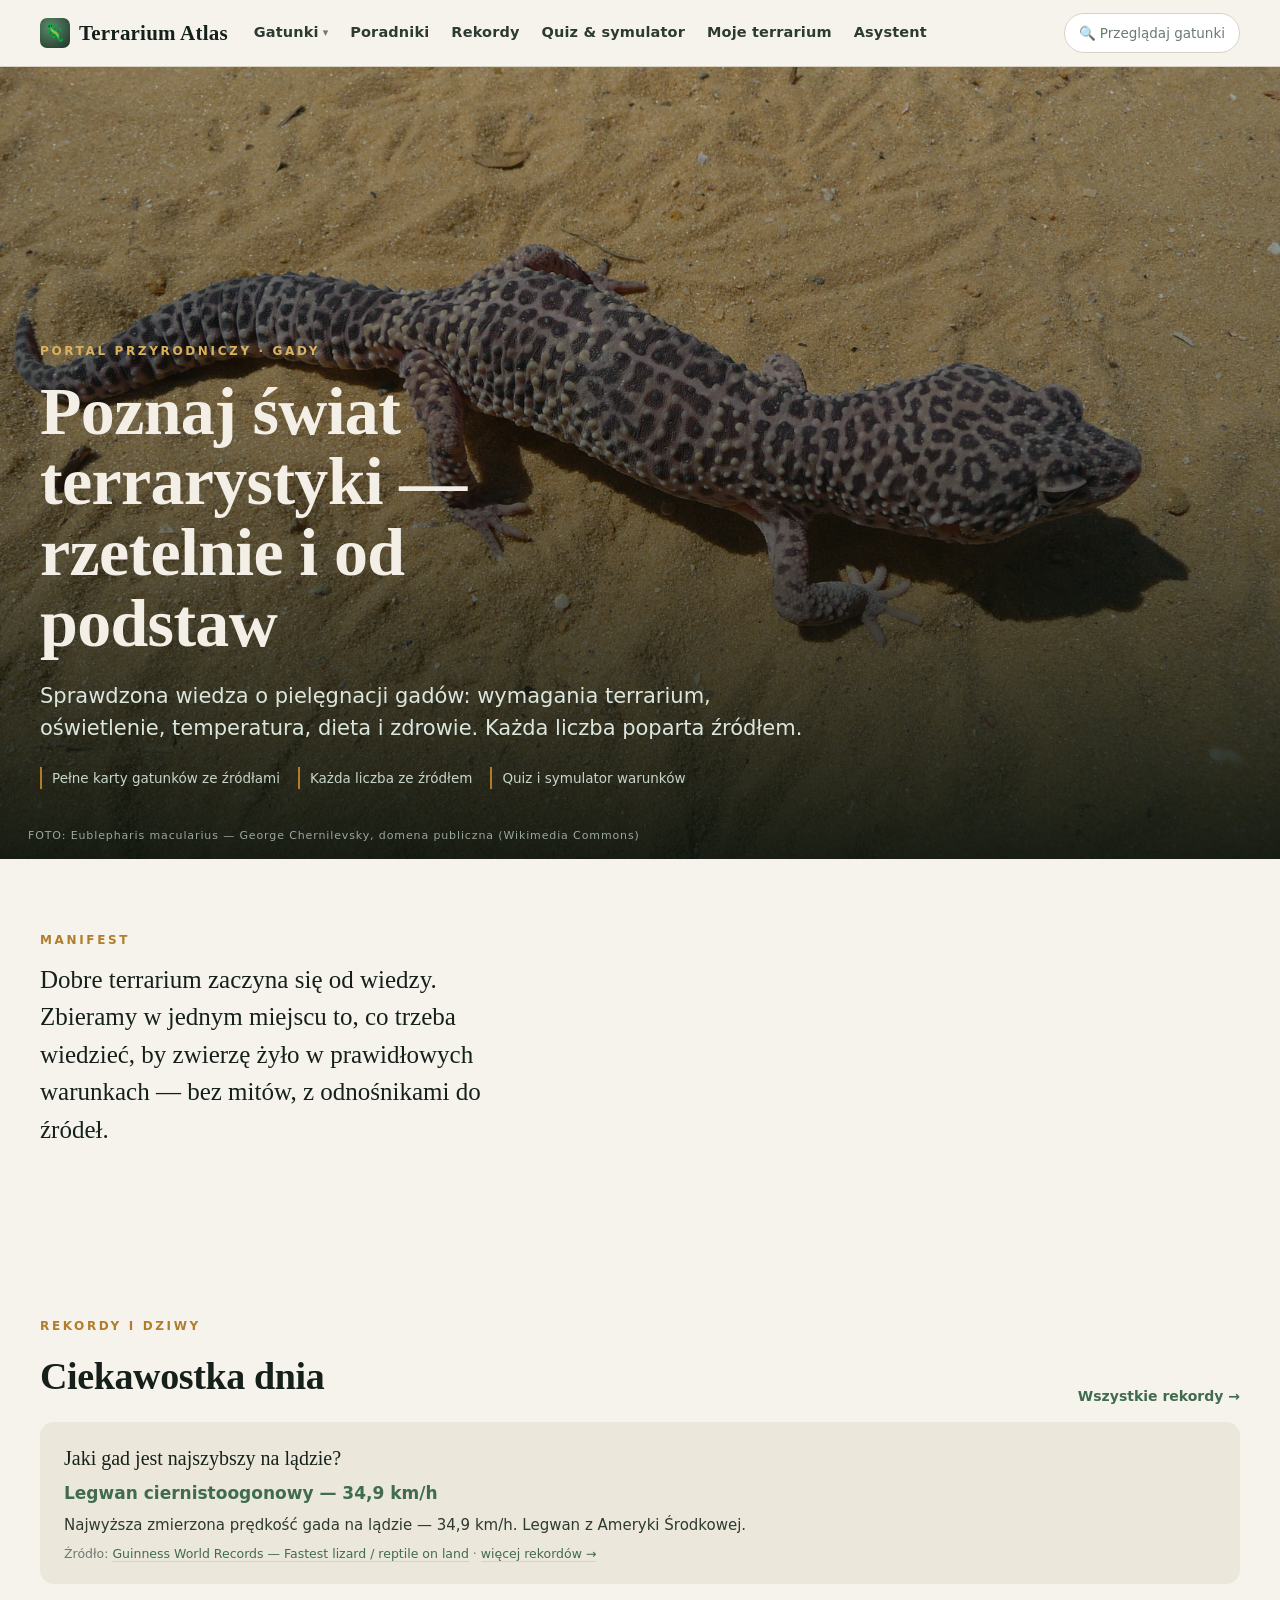
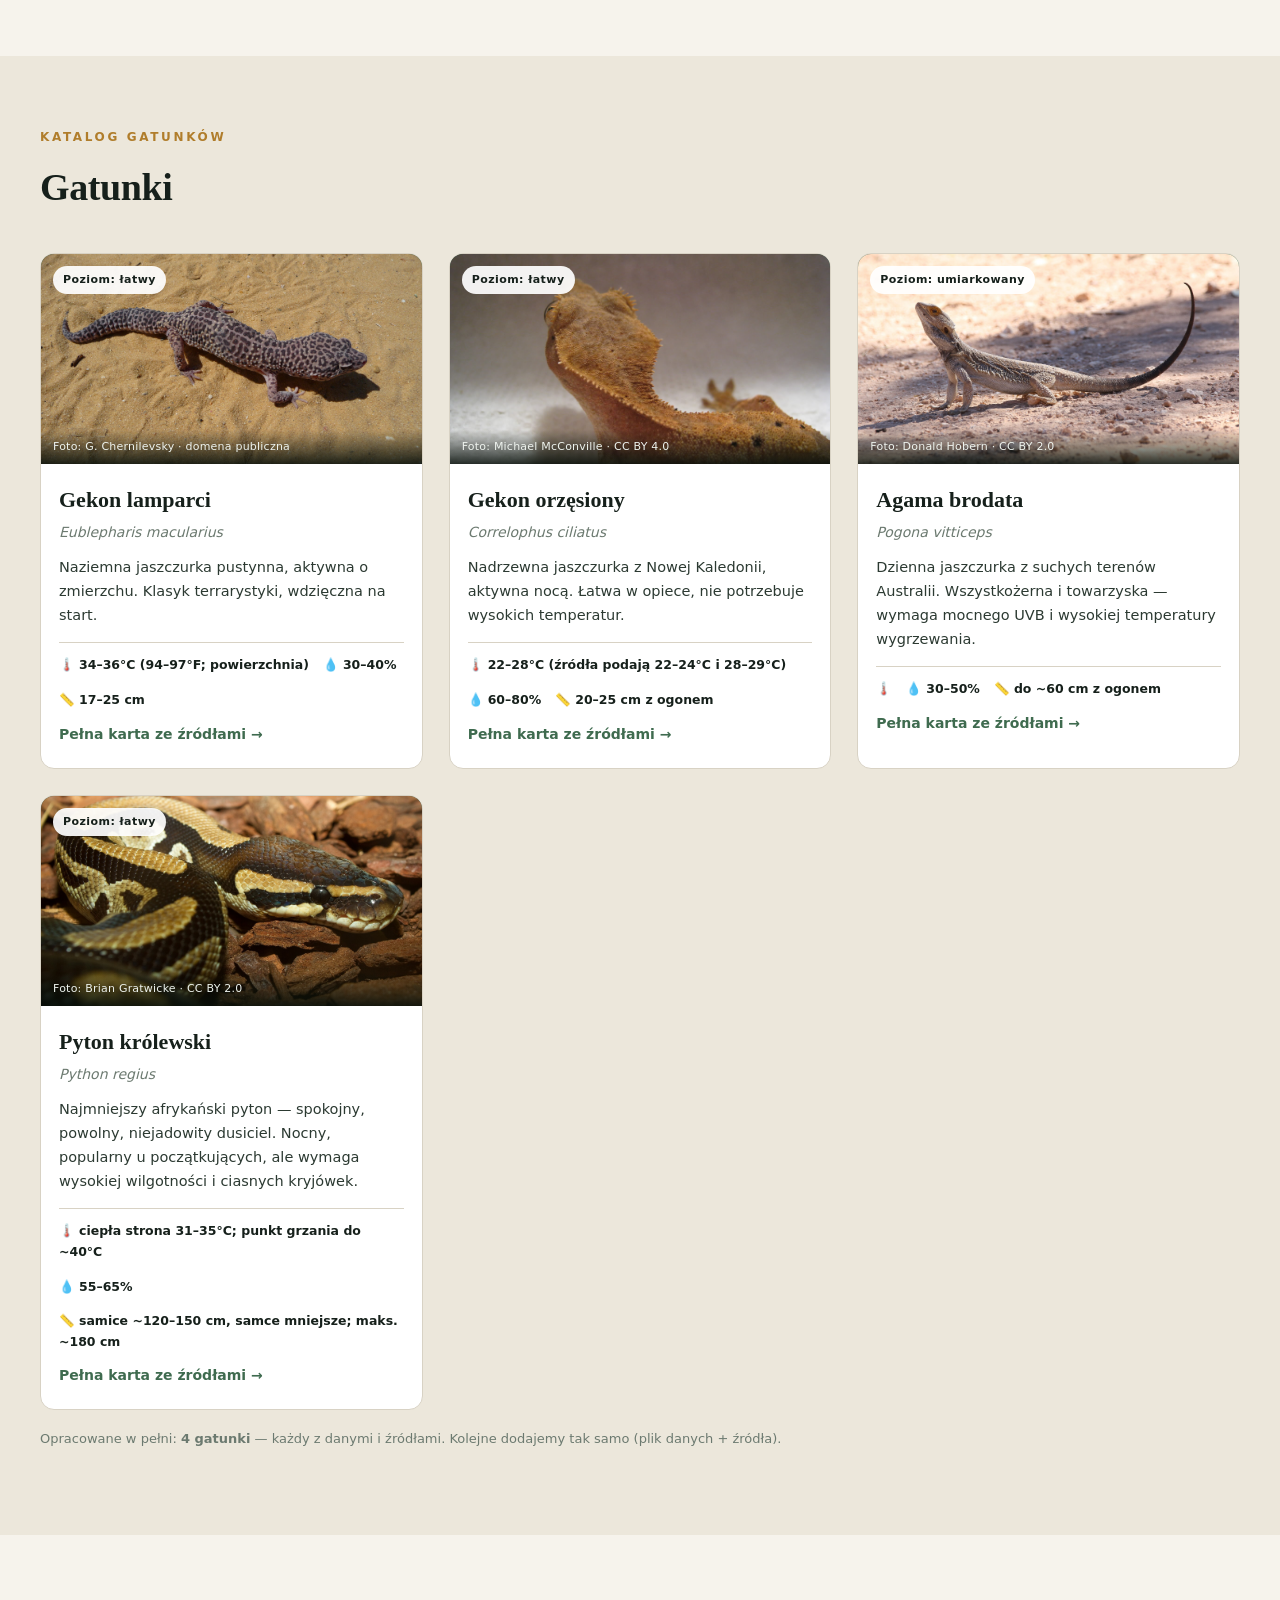
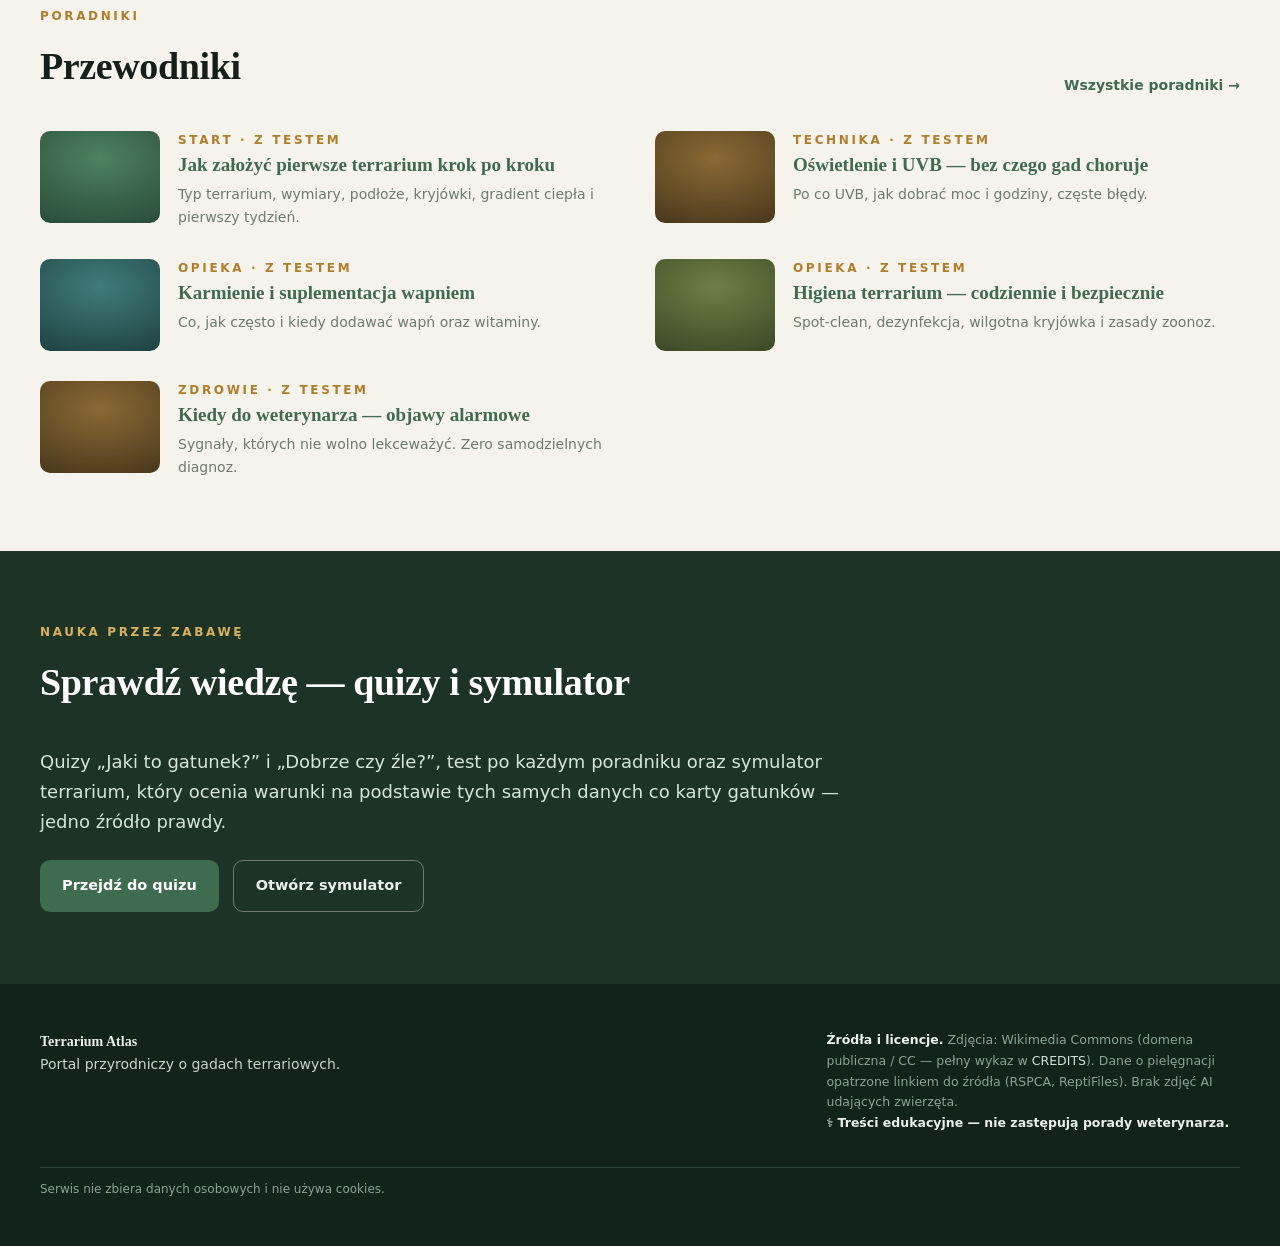
<file: index.html>
<!DOCTYPE html>
<html lang="pl"><head>
<meta charset="UTF-8"><meta name="viewport" content="width=device-width,initial-scale=1">
<meta name="robots" content="noindex, nofollow">
<title data-ctx="portal o gadach terrariowych" data-order="prefix">Terrarium Atlas — portal o gadach terrariowych</title>
<link rel="stylesheet" href="styl.css">
</head><body>

<header class="nav"><div class="wrap">
  <a class="brand" href="index.html" style="color:inherit"><span class="mk">🦎</span> <span data-app>Terrarium Atlas</span></a>
  <nav class="menu">
    <a class="lnk" href="index.html#katalog">Gatunki</a>
    <a class="lnk" href="poradnik.html">Poradniki</a>
    <a class="lnk" href="rekordy.html">Rekordy</a>
    <a class="lnk" href="quiz.html">Quiz &amp; symulator</a>
    <a class="lnk" href="moje-terrarium.html">Moje terrarium</a>
    <a class="lnk" href="asystent.html">Asystent</a>
  </nav>
  <span class="sp"></span>
  <a class="search" href="index.html#katalog" style="color:var(--muted)">🔍 Przeglądaj gatunki</a>
</div></header>

<section class="hero photo">
  <div class="bg"></div>
  <div class="inner">
    <div class="kicker light">Portal przyrodniczy · gady</div>
    <h1 class="serif">Poznaj świat terrarystyki — rzetelnie i od podstaw</h1>
    <p class="lead">Sprawdzona wiedza o pielęgnacji gadów: wymagania terrarium, oświetlenie,
      temperatura, dieta i zdrowie. Każda liczba poparta źródłem.</p>
    <div class="meta">
      <span>Pełne karty gatunków ze źródłami</span>
      <span>Każda liczba ze źródłem</span>
      <span>Quiz i symulator warunków</span>
    </div>
  </div>
  <div class="photo-tag">FOTO: Eublepharis macularius — George Chernilevsky, domena publiczna (Wikimedia Commons)</div>
</section>

<section class="section">
  <div class="wrap">
    <div class="kicker">Manifest</div>
    <p class="lead-row serif" style="font-size:25px;line-height:1.5;margin-top:10px;color:var(--ink);max-width:40ch">
      Dobre terrarium zaczyna się od wiedzy. Zbieramy w jednym miejscu to, co trzeba wiedzieć,
      by zwierzę żyło w prawidłowych warunkach — bez mitów, z odnośnikami do źródeł.</p>
  </div>
</section>

<section class="section"><div class="wrap">
    <div class="head" style="margin-bottom:14px"><div><div class="kicker">Rekordy i dziwy</div>
      <h2 class="serif">Ciekawostka dnia</h2></div><a class="more" href="rekordy.html">Wszystkie rekordy →</a></div>
    <div id="ciekawostka" style="background:var(--paper2);border-radius:14px;padding:20px 24px"></div>
  </div></section>

<section class="section tint" id="katalog">
  <div class="wrap">
    <div class="head">
      <div><div class="kicker">Katalog gatunków</div>
        <h2 class="serif">Gatunki</h2></div>
    </div>
    <div class="cards" id="cards"></div>
    <p class="src" style="margin-top:18px" id="katalogNota"></p>
  </div>
</section>

<section class="section">
  <div class="wrap">
    <div class="head">
      <div><div class="kicker">Poradniki</div>
        <h2 class="serif">Przewodniki</h2></div>
      <a class="more" href="poradnik.html">Wszystkie poradniki →</a>
    </div>
    <div class="posts">
      <a class="post" href="poradnik.html?id=zakladanie-terrarium"><div class="pn"></div><div><div class="kicker">Start · z testem</div>
        <h3 class="serif">Jak założyć pierwsze terrarium krok po kroku</h3>
        <p>Typ terrarium, wymiary, podłoże, kryjówki, gradient ciepła i pierwszy tydzień.</p></div></a>
      <a class="post" href="poradnik.html?id=oswietlenie-uvb"><div class="pn b"></div><div><div class="kicker">Technika · z testem</div>
        <h3 class="serif">Oświetlenie i UVB — bez czego gad choruje</h3>
        <p>Po co UVB, jak dobrać moc i godziny, częste błędy.</p></div></a>
      <a class="post" href="poradnik.html?id=karmienie-suplementacja"><div class="pn c"></div><div><div class="kicker">Opieka · z testem</div>
        <h3 class="serif">Karmienie i suplementacja wapniem</h3>
        <p>Co, jak często i kiedy dodawać wapń oraz witaminy.</p></div></a>
      <a class="post" href="poradnik.html?id=higiena"><div class="pn d"></div><div><div class="kicker">Opieka · z testem</div>
        <h3 class="serif">Higiena terrarium — codziennie i bezpiecznie</h3>
        <p>Spot-clean, dezynfekcja, wilgotna kryjówka i zasady zoonoz.</p></div></a>
      <a class="post" href="poradnik.html?id=kiedy-do-weterynarza"><div class="pn b"></div><div><div class="kicker">Zdrowie · z testem</div>
        <h3 class="serif">Kiedy do weterynarza — objawy alarmowe</h3>
        <p>Sygnały, których nie wolno lekceważyć. Zero samodzielnych diagnoz.</p></div></a>
    </div>
  </div>
</section>

<section class="section dark">
  <div class="wrap">
    <div class="kicker light">Nauka przez zabawę</div>
    <div class="head" style="border:0"><h2 class="serif" style="color:#fff;margin-top:8px">Sprawdź wiedzę — quizy i symulator</h2></div>
    <p class="lead-row" style="color:#d7e4da;max-width:70ch">Quizy „Jaki to gatunek?” i „Dobrze czy źle?”, test po każdym poradniku
      oraz symulator terrarium, który ocenia warunki na podstawie tych samych danych co karty gatunków — jedno źródło prawdy.</p>
    <div style="margin-top:24px;display:flex;gap:14px;flex-wrap:wrap">
      <a class="btn" href="quiz.html">Przejdź do quizu</a>
      <a class="btn ghost" href="quiz.html#symulator">Otwórz symulator</a>
    </div>
  </div>
</section>

<footer class="foot"><div class="wrap">
  <div><b data-app>Terrarium Atlas</b><br>Portal przyrodniczy o gadach terrariowych.</div>
  <div class="credits"><b style="font-family:var(--sans);color:#eaf1ec">Źródła i licencje.</b>
    Zdjęcia: Wikimedia Commons (domena publiczna / CC — pełny wykaz w <a href="CREDITS.md" style="color:#cfe0d4">CREDITS</a>).
    Dane o pielęgnacji opatrzone linkiem do źródła (RSPCA, ReptiFiles). Brak zdjęć AI udających zwierzęta.<br>
    <b style="color:#eaf1ec;font-family:var(--sans)">⚕️ Treści edukacyjne — nie zastępują porady weterynarza.</b></div>
</div></footer>


<script src="dane.js"></script>
<script>
  // Katalog gatunków — kafle budowane z dane/gatunki/<slug>.json (jedno źródło prawdy)
  function esc(s){ return String(s).replace(/&/g,'&amp;').replace(/</g,'&lt;').replace(/>/g,'&gt;').replace(/"/g,'&quot;'); }
  function mv(m,L){ var r=m.find(function(x){return x[0]===L;}); return r?r[1]:""; }
  function karta(g){
    var m=g.katalog||{}, me=g.metryczka||[];
    var temp = mv(me,'Temp. — strefa ciepła') || mv(me,'Temp. — strefa cieplejsza') || mv(me,'Temp. — powierzchnia wygrzewania') || mv(me,'Temp. — strefa wygrzewania');
    var wilg = (mv(me,'Wilgotność')||'').split(' ')[0];
    var roz  = (mv(me,'Rozmiar')||'').split('(')[0].trim();
    return '<a class="card" href="gatunek.html?id='+encodeURIComponent(g.slug)+'" style="color:inherit">'+
      '<div class="ph"><img src="'+esc(m.hero)+'" alt="'+esc(m.heroAlt||g.nazwaPL)+'">'+
      '<span class="lvl">'+esc(g.poziomKrotki||g.poziomLabel||'')+'</span>'+
      '<span class="caption-ov">'+esc(m.heroCaption||'')+'</span></div>'+
      '<div class="cb"><h3 class="serif">'+esc(g.nazwaPL)+'</h3><div class="lat">'+esc(g.nazwaLac)+'</div>'+
      '<p class="ex">'+esc(m.ex||'')+'</p>'+
      '<div class="meta2"><span>🌡️ <b>'+esc(temp)+'</b></span><span>💧 <b>'+esc(wilg)+'</b></span><span>📏 <b>'+esc(roz)+'</b></span></div>'+
      '<div style="margin-top:12px;font-weight:700;color:var(--moss);font-size:14px">Pełna karta ze źródłami →</div>'+
      '</div></a>';
  }
  loadKatalog().then(function(slugs){
    return Promise.all(slugs.map(function(s){ return loadGatunek(s).catch(function(){ return null; }); }));
  }).then(function(list){
    var ok = list.filter(Boolean);
    document.getElementById('cards').innerHTML = ok.map(karta).join("");
    var n = ok.length;
    var slowo = n===1?'gatunek':(n>=2&&n<=4?'gatunki':'gatunków');
    document.getElementById('katalogNota').innerHTML =
      'Opracowane w pełni: <b>'+n+' '+slowo+'</b> — każdy z danymi i źródłami. Kolejne dodajemy tak samo (plik danych + źródła).';
  }).catch(function(){
    document.getElementById('katalogNota').textContent = 'Nie udało się wczytać katalogu gatunków.';
  });

  // Ciekawostka dnia — losowana deterministycznie z rekordów (ta sama przez cały dzień)
  fetch('data/rekordy.json?v=1',{cache:'no-cache'}).then(function(r){return r.json();}).then(function(D){
    var d=new Date(); var dzien=Math.floor((d-new Date(d.getFullYear(),0,0))/86400000);
    var rek=D.rekordy[dzien % D.rekordy.length];
    var src=rek.zrodla.map(function(z){return '<a href="'+z.u+'" target="_blank" rel="noopener">'+z.t+'</a>';}).join('; ');
    document.getElementById('ciekawostka').innerHTML =
      '<div style="font-family:var(--serif);font-size:20px;margin-bottom:4px">'+rek.pytanie+'</div>'+
      '<div style="font-weight:800;color:var(--moss);margin:4px 0">'+rek.odpowiedz+' — '+rek.liczba+'</div>'+
      '<p style="margin:6px 0;color:var(--ink2);font-size:15px">'+rek.opis+'</p>'+
      '<div class="src" style="font-size:12.5px;color:var(--muted)">Źródło: '+src+' · <a href="rekordy.html">więcej rekordów →</a></div>';
  }).catch(function(){ var c=document.getElementById('ciekawostka'); if(c) c.textContent='Nie udało się wczytać ciekawostki.'; });
</script>
</body></html>
</file>
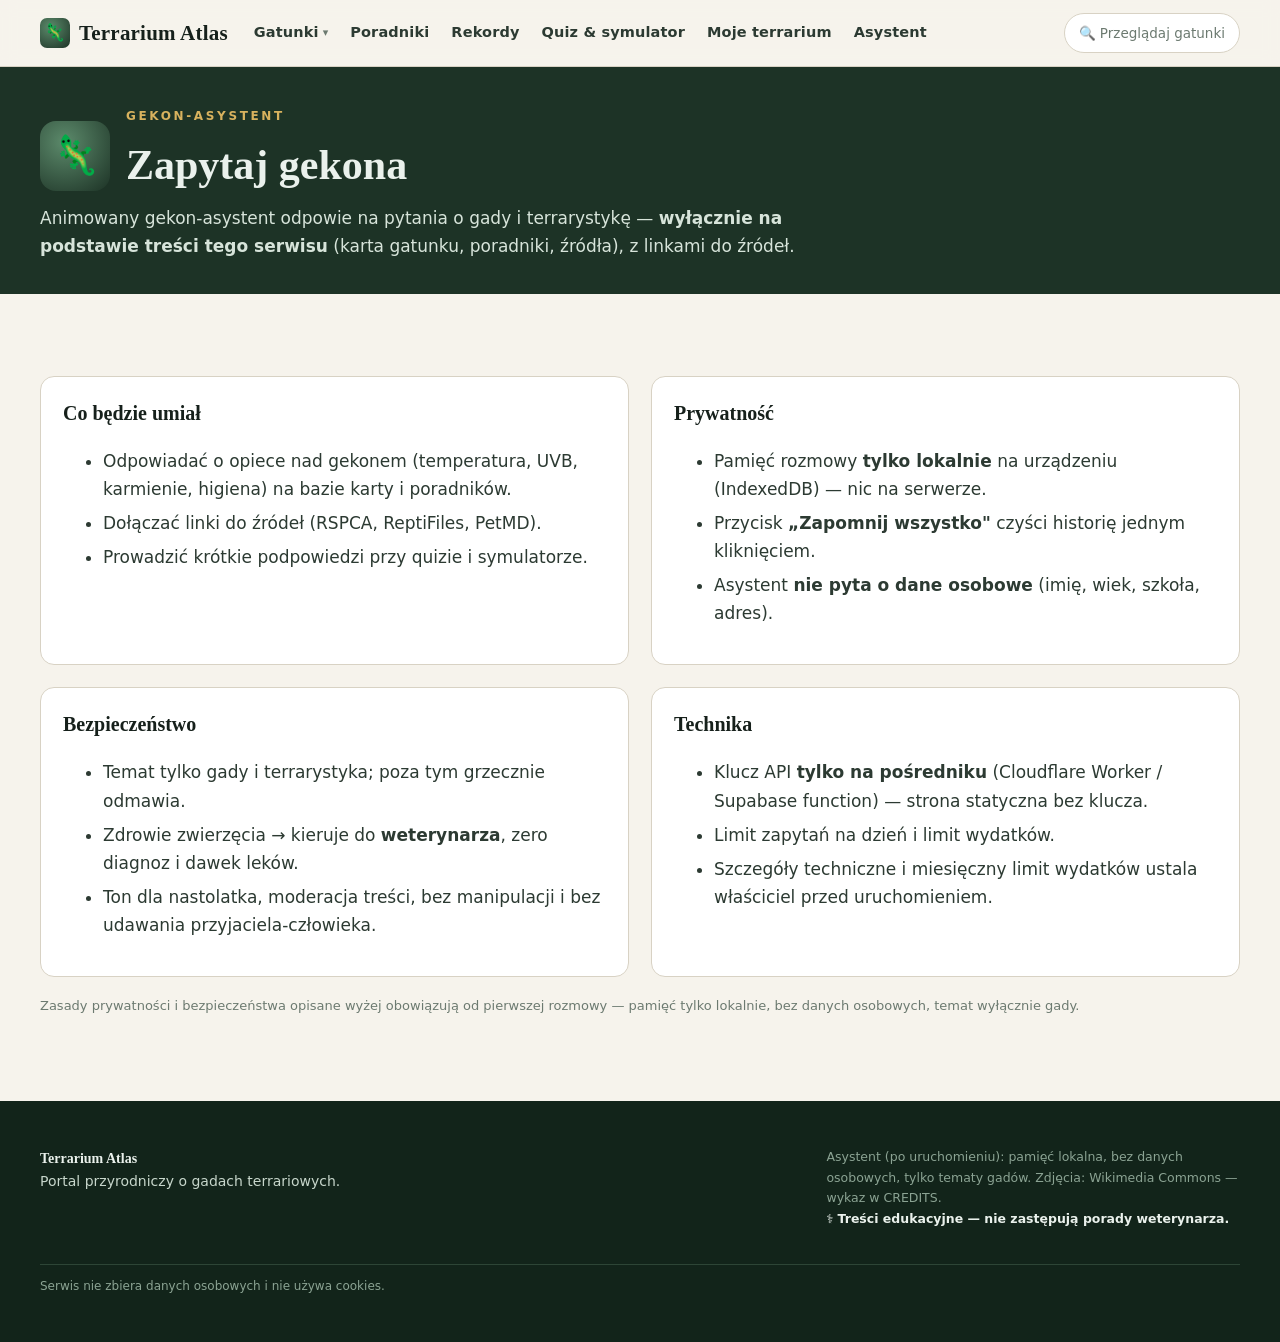
<file: asystent.html>
<!DOCTYPE html>
<html lang="pl"><head>
<meta charset="UTF-8"><meta name="viewport" content="width=device-width,initial-scale=1">
<meta name="robots" content="noindex, nofollow">
<title data-ctx="Gekon-asystent">Gekon-asystent — Terrarium Atlas</title>
<link rel="stylesheet" href="styl.css">
<style>
  .subhero{background:var(--forest);color:#eaf1ec;padding:40px 0 34px}
  .subhero h1{font-family:var(--serif);font-size:clamp(28px,4.5vw,42px);margin:10px 0 10px}
  .subhero p{color:#d7e4da;max-width:72ch;font-size:17px;margin:0}
  .grid{display:grid;grid-template-columns:1fr 1fr;gap:22px;margin-top:10px}
  @media(max-width:760px){ .grid{grid-template-columns:1fr} }
  .box{background:#fff;border:1px solid var(--line);border-radius:14px;padding:20px 22px}
  .box h3{font-family:var(--serif);margin:0 0 8px;font-size:20px}
  .box li{margin:6px 0;color:var(--ink2)}
  .gekonik{width:70px;height:70px;border-radius:16px;background:radial-gradient(circle at 35% 30%,var(--moss-l),var(--forest));display:flex;align-items:center;justify-content:center;font-size:38px;animation:bob 2.6s ease-in-out infinite}
  @keyframes bob{0%,100%{transform:translateY(0) rotate(-2deg)}50%{transform:translateY(-6px) rotate(2deg)}}
  @media(prefers-reduced-motion:reduce){ .gekonik{animation:none} }
  .status{display:inline-block;background:#f3ead3;color:#8a641f;border-radius:999px;padding:5px 12px;font-weight:700;font-size:13px}
</style>
</head><body>

<header class="nav"><div class="wrap">
  <a class="brand" href="index.html" style="color:inherit"><span class="mk">🦎</span> <span data-app>Terrarium Atlas</span></a>
  <nav class="menu"><a class="lnk" href="index.html#katalog">Gatunki</a><a class="lnk" href="poradnik.html">Poradniki</a>
    <a class="lnk" href="rekordy.html">Rekordy</a><a class="lnk" href="quiz.html">Quiz &amp; symulator</a><a class="lnk" href="moje-terrarium.html">Moje terrarium</a><a class="lnk" href="asystent.html">Asystent</a></nav>
  <span class="sp"></span><a class="search" href="index.html#katalog" style="color:var(--muted)">🔍 Przeglądaj gatunki</a>
</div></header>

<section class="subhero"><div class="wrap">
  <div style="display:flex;align-items:center;gap:16px"><div class="gekonik">🦎</div>
    <div><div class="kicker light">Gekon-asystent</div><h1 class="serif" style="margin:4px 0">Zapytaj gekona</h1></div></div>
  <p>Animowany gekon-asystent odpowie na pytania o gady i terrarystykę — <b>wyłącznie na podstawie treści tego serwisu</b> (karta gatunku, poradniki, źródła), z linkami do źródeł.</p>
</div></section>

<section class="section"><div class="wrap">
  <div class="grid">
    <div class="box"><h3>Co będzie umiał</h3>
      <ul class="lista">
        <li>Odpowiadać o opiece nad gekonem (temperatura, UVB, karmienie, higiena) na bazie karty i poradników.</li>
        <li>Dołączać linki do źródeł (RSPCA, ReptiFiles, PetMD).</li>
        <li>Prowadzić krótkie podpowiedzi przy quizie i symulatorze.</li>
      </ul>
    </div>
    <div class="box"><h3>Prywatność</h3>
      <ul class="lista">
        <li>Pamięć rozmowy <b>tylko lokalnie</b> na urządzeniu (IndexedDB) — nic na serwerze.</li>
        <li>Przycisk <b>„Zapomnij wszystko"</b> czyści historię jednym kliknięciem.</li>
        <li>Asystent <b>nie pyta o dane osobowe</b> (imię, wiek, szkoła, adres).</li>
      </ul>
    </div>
    <div class="box"><h3>Bezpieczeństwo</h3>
      <ul class="lista">
        <li>Temat tylko gady i terrarystyka; poza tym grzecznie odmawia.</li>
        <li>Zdrowie zwierzęcia → kieruje do <b>weterynarza</b>, zero diagnoz i dawek leków.</li>
        <li>Ton dla nastolatka, moderacja treści, bez manipulacji i bez udawania przyjaciela-człowieka.</li>
      </ul>
    </div>
    <div class="box"><h3>Technika</h3>
      <ul class="lista">
        <li>Klucz API <b>tylko na pośredniku</b> (Cloudflare Worker / Supabase function) — strona statyczna bez klucza.</li>
        <li>Limit zapytań na dzień i limit wydatków.</li>
        <li>Szczegóły techniczne i miesięczny limit wydatków ustala właściciel przed uruchomieniem.</li>
      </ul>
    </div>
  </div>
  <p class="src" style="margin-top:18px">Zasady prywatności i bezpieczeństwa opisane wyżej obowiązują od pierwszej rozmowy — pamięć tylko lokalnie, bez danych osobowych, temat wyłącznie gady.</p>
</div></section>

<footer class="foot"><div class="wrap">
  <div><b data-app>Terrarium Atlas</b><br>Portal przyrodniczy o gadach terrariowych.</div>
  <div class="credits">Asystent (po uruchomieniu): pamięć lokalna, bez danych osobowych, tylko tematy gadów. Zdjęcia: Wikimedia Commons — wykaz w CREDITS.<br>
    <b style="color:#eaf1ec;font-family:var(--sans)">⚕️ Treści edukacyjne — nie zastępują porady weterynarza.</b></div>
</div></footer>

<script src="dane.js"></script>
</body></html>
</file>
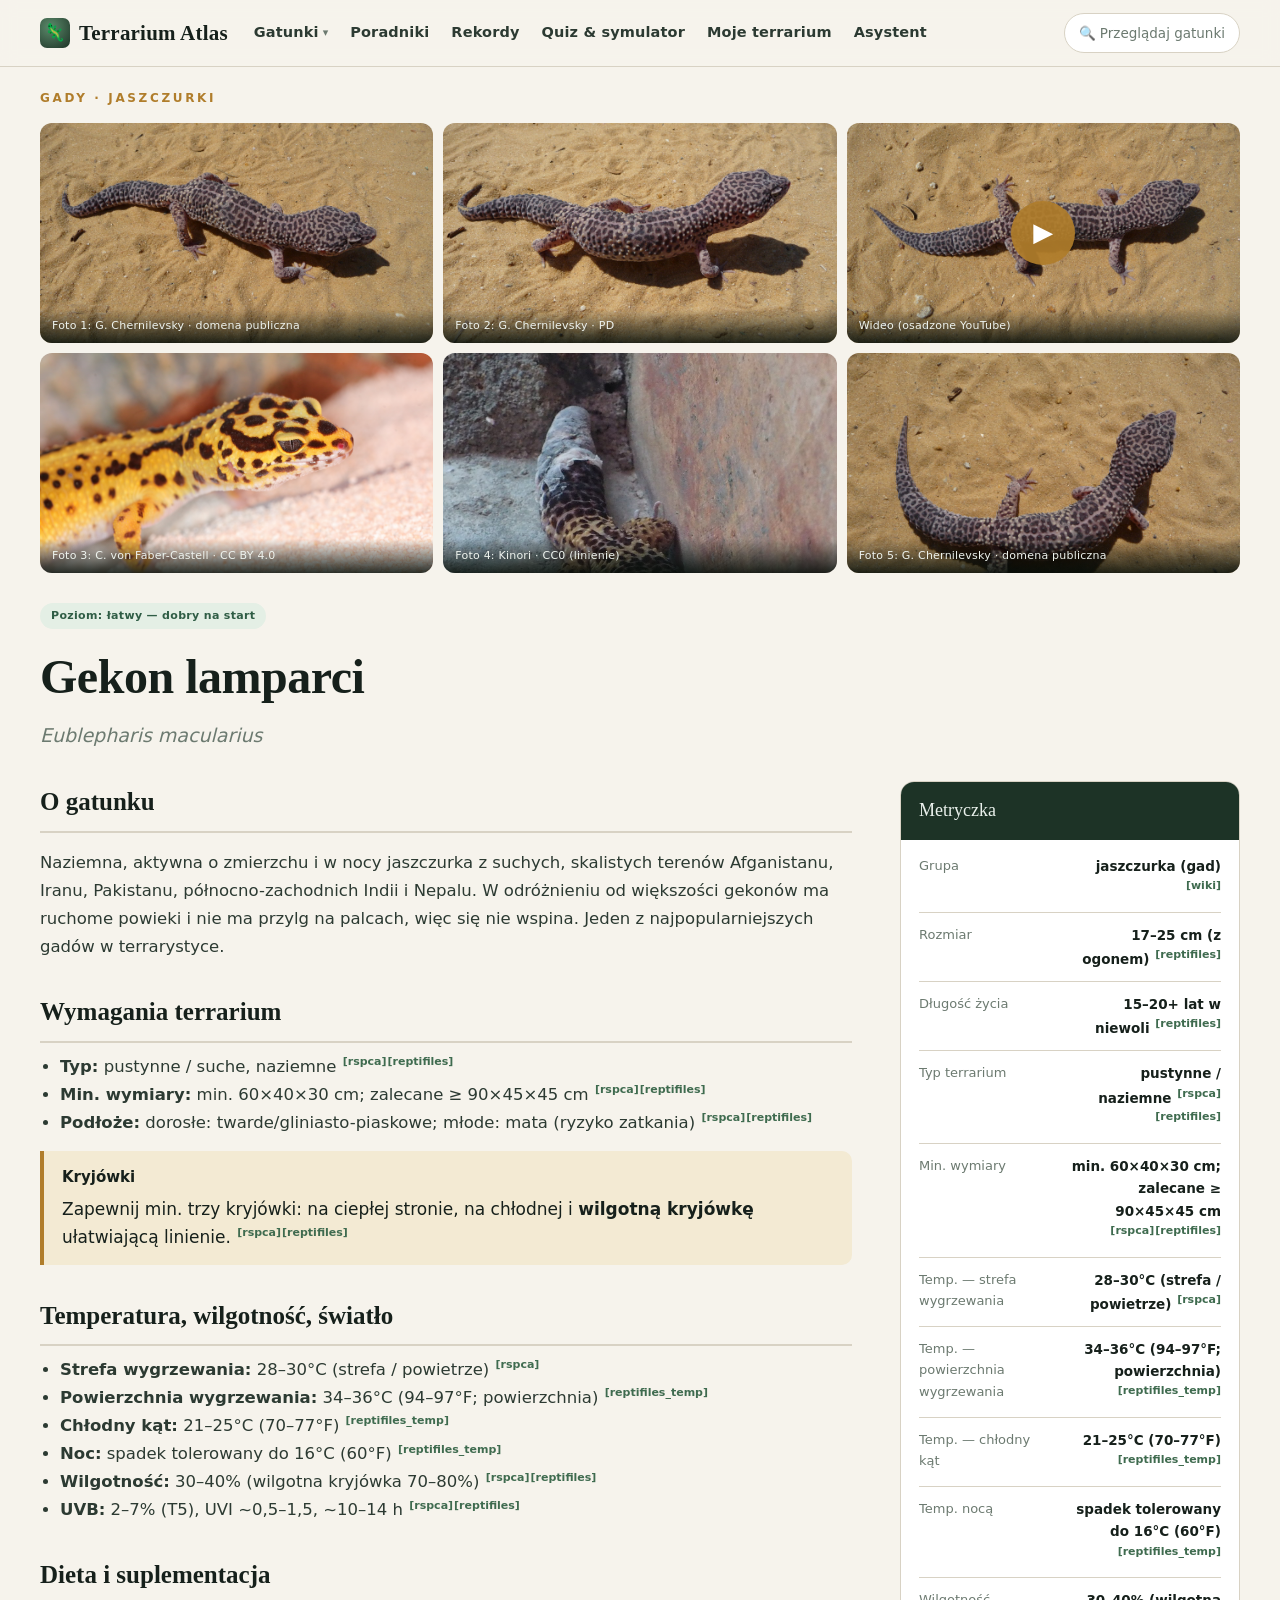
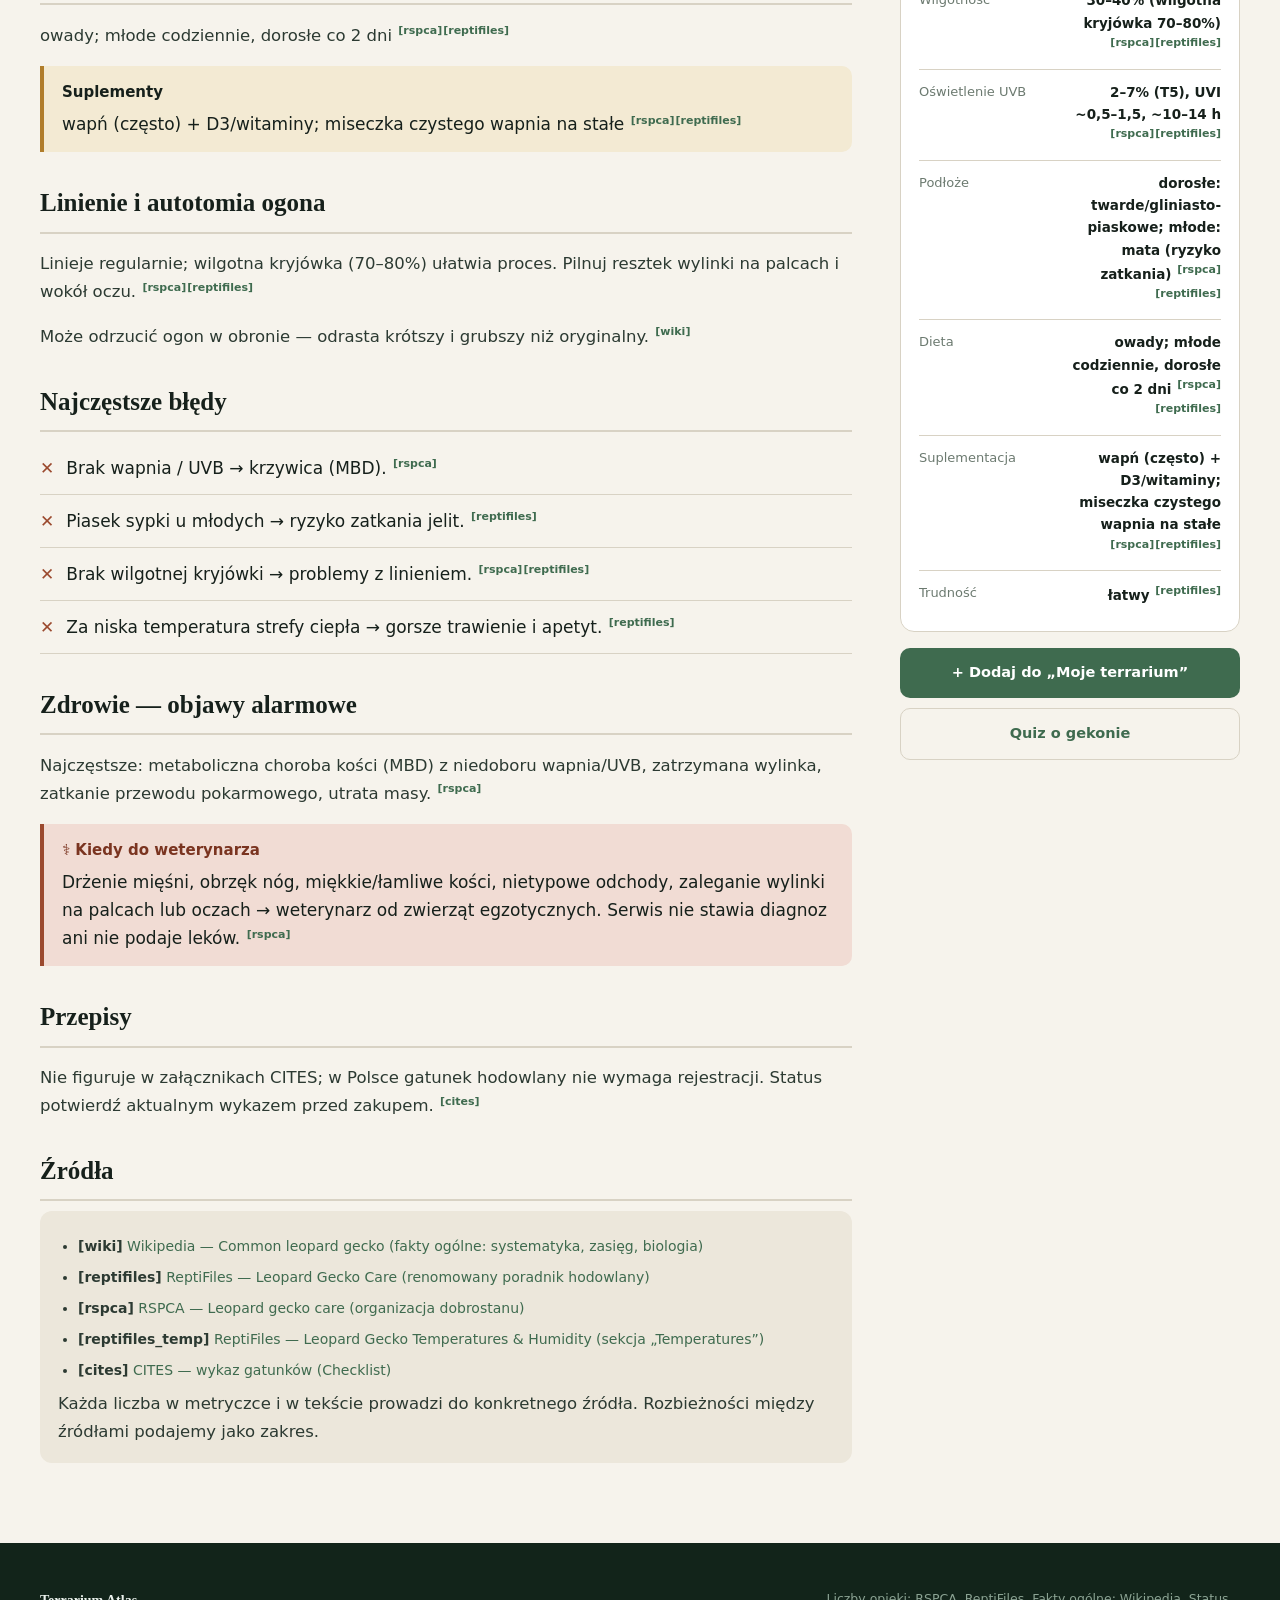
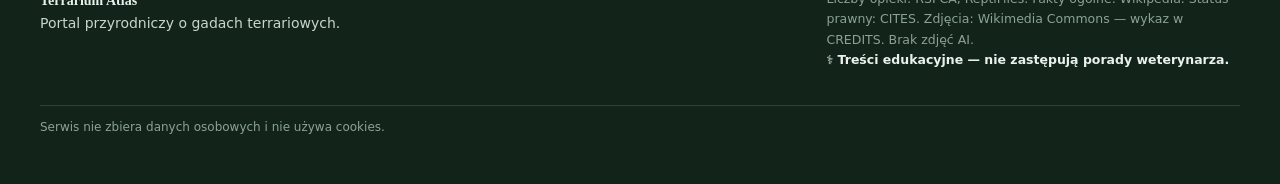
<file: gatunek.html>
<!DOCTYPE html>
<html lang="pl"><head>
<meta charset="UTF-8"><meta name="viewport" content="width=device-width,initial-scale=1">
<meta name="robots" content="noindex, nofollow">
<title data-ctx="Karta gatunku">Karta gatunku — Terrarium Atlas</title>
<link rel="stylesheet" href="styl.css">
<style>
  .gallery{display:grid;grid-template-columns:repeat(3,1fr);grid-auto-rows:220px;gap:10px}
  .gallery .g{border-radius:12px;position:relative;overflow:hidden;background:#13281b}
  @media(max-width:760px){ .gallery{grid-template-columns:1fr 1fr;grid-auto-rows:150px} }

  .titleblock{margin:26px 0 8px}
  .titleblock h1{font-family:var(--serif);font-size:clamp(30px,5vw,48px);margin:8px 0 4px;letter-spacing:-.01em}
  .titleblock .lat{font-style:italic;color:var(--muted);font-size:19px}

  .layout{display:grid;grid-template-columns:minmax(0,1fr) 340px;gap:48px;margin-top:30px}
  @media(max-width:860px){ .layout{grid-template-columns:1fr} }

  .metryczka{background:#fff;border:1px solid var(--line);border-radius:14px;overflow:hidden;align-self:start;position:sticky;top:82px}
  .metryczka .mh{background:var(--forest);color:#eaf1ec;padding:14px 18px;font-family:var(--serif);font-size:18px}
  .metryczka dl{margin:0;padding:4px 18px 14px}
  .metryczka .r{display:flex;justify-content:space-between;gap:14px;padding:11px 0;border-bottom:1px solid var(--line)}
  .metryczka .r:last-child{border:0}
  .metryczka dt{color:var(--muted);font-size:13px;flex:0 0 44%} .metryczka dd{margin:0;font-weight:600;font-size:13.5px;text-align:right}

  .block{margin-bottom:30px;max-width:80ch}
  .block h2{font-family:var(--serif);font-size:25px;margin:0 0 10px;padding-bottom:8px;border-bottom:2px solid var(--line)}
  .block p,.block li{font-size:16.5px;color:var(--ink2);line-height:1.7}
  .block ul{padding-left:20px;margin:8px 0}
  .callout{background:#f3ead3;border-left:4px solid var(--amber);border-radius:0 10px 10px 0;padding:14px 18px;margin:14px 0}
  .callout.vet{background:#f1dcd4;border-color:#9b4a2f}
  .callout h4{margin:0 0 5px;font-size:15px} .callout.vet h4{color:#7a3420}
  .mistake{display:flex;gap:12px;padding:12px 0;border-bottom:1px solid var(--line)}
  .mistake .x{color:#9b4a2f;font-weight:800;flex:0 0 auto}
  .srcbox{background:var(--paper2);border-radius:12px;padding:16px 18px;max-width:80ch}
  .srcbox li{font-size:14px;color:var(--ink2);margin:7px 0}
</style>
</head><body>

<header class="nav"><div class="wrap">
  <a class="brand" href="index.html" style="color:inherit"><span class="mk">🦎</span> <span data-app>Terrarium Atlas</span></a>
  <nav class="menu"><a class="lnk" href="index.html#katalog">Gatunki</a><a class="lnk" href="poradnik.html">Poradniki</a>
    <a class="lnk" href="rekordy.html">Rekordy</a><a class="lnk" href="quiz.html">Quiz &amp; symulator</a><a class="lnk" href="moje-terrarium.html">Moje terrarium</a><a class="lnk" href="asystent.html">Asystent</a></nav>
  <span class="sp"></span><a class="search" href="index.html#katalog" style="color:var(--muted)">🔍 Przeglądaj gatunki</a>
</div></header>

<div class="wrap" style="padding-top:22px"><div class="kicker" id="grupaMenu">Gady · Jaszczurki</div></div>

<div class="wrap" style="margin-top:14px">
  <div class="gallery" id="gallery"></div>

  <div class="titleblock">
    <span class="badge b-easy" id="poziom"></span>
    <h1 class="serif" id="nazwaPL"></h1>
    <div class="lat" id="nazwaLac"></div>
  </div>

  <div class="layout">
    <main>
      <div class="block">
        <h2 class="serif">O gatunku</h2>
        <p id="p_o"></p>
      </div>

      <div class="block">
        <h2 class="serif">Wymagania terrarium</h2>
        <ul id="l_terr"></ul>
        <div class="callout"><h4>Kryjówki</h4><span id="p_hide"></span></div>
      </div>

      <div class="block">
        <h2 class="serif">Temperatura, wilgotność, światło</h2>
        <ul id="l_klimat"></ul>
      </div>

      <div class="block">
        <h2 class="serif" id="h_dieta">Dieta i suplementacja</h2>
        <p id="p_dieta"></p>
        <div class="callout" id="supl_box"><h4>Suplementy</h4><span id="p_supl"></span></div>
      </div>

      <div class="block">
        <h2 class="serif" id="h_lin">Linienie i autotomia ogona</h2>
        <p id="p_lin"></p>
        <p id="p_auto"></p>
      </div>

      <div class="block">
        <h2 class="serif">Najczęstsze błędy</h2>
        <div id="l_bledy"></div>
      </div>

      <div class="block">
        <h2 class="serif">Zdrowie — objawy alarmowe</h2>
        <p id="p_chor"></p>
        <div class="callout vet"><h4>⚕️ Kiedy do weterynarza</h4><span id="p_alarm"></span></div>
      </div>

      <div class="block">
        <h2 class="serif">Przepisy</h2>
        <p id="p_prz"></p>
      </div>

      <div class="block">
        <h2 class="serif">Źródła</h2>
        <div class="srcbox"><ul id="l_src"></ul>
          <p class="src" style="margin:8px 0 0">Każda liczba w metryczce i w tekście prowadzi do konkretnego źródła. Rozbieżności między źródłami podajemy jako zakres.</p></div>
      </div>
    </main>

    <aside>
      <div class="metryczka"><div class="mh serif">Metryczka</div><dl id="metr"></dl></div>
      <div style="margin-top:16px;display:flex;flex-direction:column;gap:10px">
        <a class="btn" href="moje-terrarium.html" style="justify-content:center">+ Dodaj do „Moje terrarium”</a>
        <a class="btn ghost" id="quizBtn" href="quiz.html" style="justify-content:center;color:var(--moss);border-color:var(--line)">Quiz i symulator</a>
      </div>
    </aside>
  </div>
</div>

<footer class="foot" style="margin-top:50px"><div class="wrap">
  <div><b data-app>Terrarium Atlas</b><br>Portal przyrodniczy o gadach terrariowych.</div>
  <div class="credits">Liczby opieki: RSPCA, ReptiFiles. Fakty ogólne: Wikipedia. Status prawny: CITES. Zdjęcia: Wikimedia Commons — wykaz w CREDITS. Brak zdjęć AI.<br>
    <b style="color:#eaf1ec;font-family:var(--sans)">⚕️ Treści edukacyjne — nie zastępują porady weterynarza.</b></div>
</div></footer>


<script src="dane.js"></script>
<script>
(function(){
  // slug gatunku z adresu (?id=...) — domyślnie gekon lamparci (stary link gatunek.html działa 1:1)
  var slug = (new URLSearchParams(location.search).get('id') || 'gekon-lamparci').trim();
  var $ = function(id){ return document.getElementById(id); };
  function esc(s){ return String(s).replace(/&/g,'&amp;').replace(/</g,'&lt;').replace(/>/g,'&gt;'); }

  loadGatunek(slug).then(function(g){
    setZrodla(g.zrodla);
    var m = g.metryczka || [];
    var val = function(L){ var r = m.find(function(x){return x[0]===L;}); return r ? r[1] : ""; };
    var srcOf = function(L){ var r = m.find(function(x){return x[0]===L;}); return r ? r[2] : []; };

    // tytuł + nagłówek
    document.title = g.nazwaPL + " — " + CONFIG.APP_NAME;
    $('grupaMenu').textContent = g.grupaMenu;
    $('poziom').textContent = g.poziomLabel || g.trudnosc || "";
    if (g.badgeClass) $('poziom').className = 'badge ' + g.badgeClass;
    $('nazwaPL').textContent = g.nazwaPL;
    $('nazwaLac').textContent = g.nazwaLac;
    if (g.quizLabel) $('quizBtn').textContent = g.quizLabel;

    // galeria (zdjęcia + ewentualna fasada wideo YouTube)
    $('gallery').innerHTML = (g.galeria || []).map(function(it){
      if (it.video) {
        return '<div class="g ytf" data-yt="'+esc(it.video)+'" data-alt="'+esc(it.alt)+'">'+
          '<img src="'+esc(it.src)+'" alt="'+esc(it.alt)+'"><div class="play">▶</div>'+
          '<span class="caption-ov">'+esc(it.caption)+'</span></div>';
      }
      return '<div class="g"><img src="'+esc(it.src)+'" alt="'+esc(it.alt)+'">'+
        '<span class="caption-ov">'+esc(it.caption)+'</span></div>';
    }).join("");
    var yt = $('gallery').querySelector('.ytf');
    if (yt) yt.addEventListener('click', function(){
      var id = this.getAttribute('data-yt'), a = this.getAttribute('data-alt');
      // klik-to-load: iframe ładuje się dopiero po kliknięciu, BEZ autoplay (prywatność youtube-nocookie)
      this.innerHTML = '<iframe src="https://www.youtube-nocookie.com/embed/'+id+'" title="'+a+'" allow="encrypted-media" referrerpolicy="no-referrer" loading="lazy" allowfullscreen></iframe>';
    });

    // opis + kryjówki
    $('p_o').innerHTML = g.opisHTML || "";
    $('p_hide').innerHTML = (g.kryjowkiHTML || "") + " " + zrodlaSup(g.kryjowkiSrc || []);

    // metryczka
    $('metr').innerHTML = m.map(function(r){
      return '<div class="r"><dt>'+r[0]+'</dt><dd>'+r[1]+' '+zrodlaSup(r[2])+'</dd></div>';
    }).join("");

    // wymagania terrarium
    $('l_terr').innerHTML =
      '<li><b>Typ:</b> '+g.typTerrarium+' '+zrodlaSup(srcOf('Typ terrarium'))+'</li>'+
      '<li><b>Min. wymiary:</b> '+val('Min. wymiary')+' '+zrodlaSup(srcOf('Min. wymiary'))+'</li>'+
      '<li><b>Podłoże:</b> '+val('Podłoże')+' '+zrodlaSup(srcOf('Podłoże'))+'</li>';

    // klimat — buduj tylko z pól, które gatunek faktycznie ma (bez źródła = pomiń)
    var klimat = [
      ['Strefa wygrzewania:',     'Temp. — strefa wygrzewania'],
      ['Powierzchnia wygrzewania:','Temp. — powierzchnia wygrzewania'],
      ['Strefa ciepła (dzień):',  'Temp. — strefa ciepła'],
      ['Strefa cieplejsza:',      'Temp. — strefa cieplejsza'],
      ['Chłodny kąt:',            'Temp. — chłodny kąt'],
      ['Noc:',                    'Temp. nocą'],
      ['Maks.:',                  'Maks. temperatura'],
      ['Wilgotność:',             'Wilgotność'],
      ['UVB:',                    'Oświetlenie UVB']
    ];
    $('l_klimat').innerHTML = klimat.filter(function(k){ return val(k[1]); }).map(function(k){
      return '<li><b>'+k[0]+'</b> '+val(k[1])+' '+zrodlaSup(srcOf(k[1]))+'</li>';
    }).join("");

    // nagłówki sekcji — opcjonalny override z JSON (np. wąż: „Dieta i karmienie", „Wylinka")
    if (g.hDieta) $('h_dieta').textContent = g.hDieta;
    if (g.hLinienie) $('h_lin').textContent = g.hLinienie;

    $('p_dieta').innerHTML = val('Dieta') + ' ' + zrodlaSup(srcOf('Dieta'));
    // suplementacja — tylko gdy gatunek ma takie pole (węże jedzące całe ofiary nie mają)
    if (val('Suplementacja')) { $('p_supl').innerHTML = val('Suplementacja') + ' ' + zrodlaSup(srcOf('Suplementacja')); }
    else { $('supl_box').style.display = 'none'; }
    $('p_lin').innerHTML   = g.linienie.t + ' ' + zrodlaSup(g.linienie.src);
    // autotomia ogona — opcjonalna (węże nie odrzucają ogona)
    if (g.autotomia) { $('p_auto').innerHTML = g.autotomia.t + ' ' + zrodlaSup(g.autotomia.src); }
    else { $('p_auto').style.display = 'none'; }
    $('p_chor').innerHTML  = g.choroby.t + ' ' + zrodlaSup(g.choroby.src);
    $('p_alarm').innerHTML = g.objawyAlarm.t + ' ' + zrodlaSup(g.objawyAlarm.src);
    $('p_prz').innerHTML   = g.przepisy.t + ' ' + zrodlaSup(g.przepisy.src);

    $('l_bledy').innerHTML = (g.bledy || []).map(function(b){
      return '<div class="mistake"><span class="x">✕</span><div>'+b[0]+' '+zrodlaSup(b[1])+'</div></div>';
    }).join("");

    // pełna lista źródeł (wszystkie użyte klucze)
    var allKeys = [];
    m.forEach(function(r){ allKeys = allKeys.concat(r[2] || []); });
    ['linienie','autotomia','choroby','objawyAlarm','przepisy'].forEach(function(k){ allKeys = allKeys.concat((g[k]||{}).src || []); });
    (g.bledy || []).forEach(function(b){ allKeys = allKeys.concat(b[1] || []); });
    allKeys = allKeys.concat(g.kryjowkiSrc || []);
    $('l_src').innerHTML = zrodlaLista(allKeys);

    // link „Dodaj do Moje terrarium” z gatunkiem w adresie
    var addBtn = document.querySelector('aside .btn[href="moje-terrarium.html"]');
    if (addBtn) addBtn.setAttribute('href', 'moje-terrarium.html?id=' + encodeURIComponent(g.slug));
  }).catch(function(){
    document.querySelector('main').innerHTML = '<div class="block"><p>Nie udało się wczytać danych gatunku. Wróć do <a href="index.html#katalog">katalogu gatunków</a>.</p></div>';
  });
})();
</script>
</body></html>
</file>
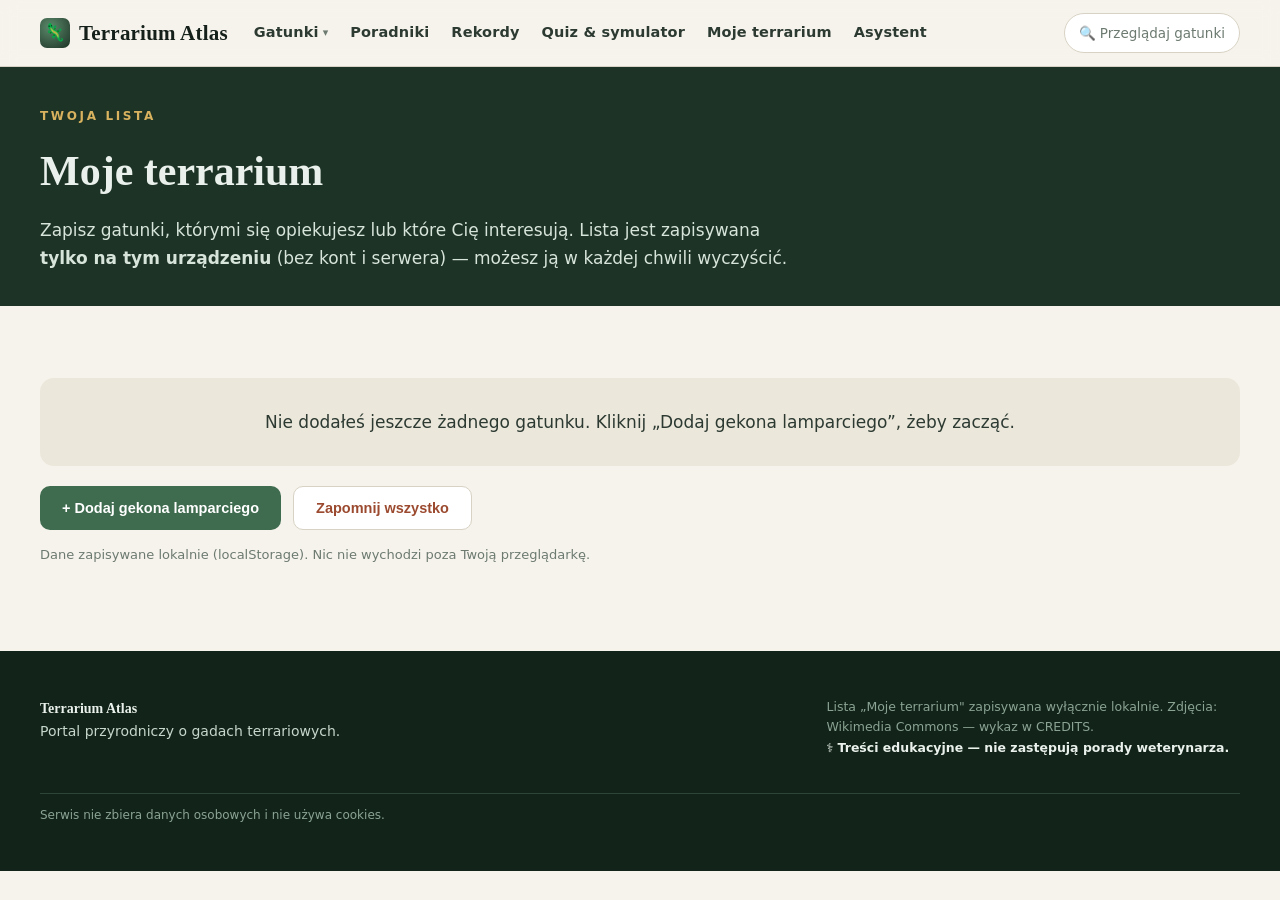
<file: moje-terrarium.html>
<!DOCTYPE html>
<html lang="pl"><head>
<meta charset="UTF-8"><meta name="viewport" content="width=device-width,initial-scale=1">
<meta name="robots" content="noindex, nofollow">
<title data-ctx="Moje terrarium">Moje terrarium — Terrarium Atlas</title>
<link rel="stylesheet" href="styl.css">
<style>
  .subhero{background:var(--forest);color:#eaf1ec;padding:40px 0 34px}
  .subhero h1{font-family:var(--serif);font-size:clamp(28px,4.5vw,42px);margin:10px 0 10px}
  .subhero p{color:#d7e4da;max-width:70ch;font-size:17px;margin:0}
  .mt-card{background:#fff;border:1px solid var(--line);border-radius:14px;padding:18px 20px;display:flex;gap:16px;align-items:center;margin-bottom:14px}
  .mt-card img{width:84px;height:62px;object-fit:cover;border-radius:10px}
  .mt-card .g{flex:1}
  .mt-card h3{font-family:var(--serif);margin:0 0 2px;font-size:20px}
  .mt-card .lat{font-style:italic;color:var(--muted);font-size:14px}
  .empty{background:var(--paper2);border-radius:14px;padding:30px;text-align:center;color:var(--ink2)}
  .rm{color:#9b4a2f;border:1px solid var(--line);background:#fff;border-radius:8px;padding:7px 12px;cursor:pointer;font-weight:600}
</style>
</head><body>

<header class="nav"><div class="wrap">
  <a class="brand" href="index.html" style="color:inherit"><span class="mk">🦎</span> <span data-app>Terrarium Atlas</span></a>
  <nav class="menu"><a class="lnk" href="index.html#katalog">Gatunki</a><a class="lnk" href="poradnik.html">Poradniki</a>
    <a class="lnk" href="rekordy.html">Rekordy</a><a class="lnk" href="quiz.html">Quiz &amp; symulator</a><a class="lnk" href="moje-terrarium.html">Moje terrarium</a><a class="lnk" href="asystent.html">Asystent</a></nav>
  <span class="sp"></span><a class="search" href="index.html#katalog" style="color:var(--muted)">🔍 Przeglądaj gatunki</a>
</div></header>

<section class="subhero"><div class="wrap">
  <div class="kicker light">Twoja lista</div>
  <h1 class="serif">Moje terrarium</h1>
  <p>Zapisz gatunki, którymi się opiekujesz lub które Cię interesują. Lista jest zapisywana <b>tylko na tym urządzeniu</b> (bez kont i serwera) — możesz ją w każdej chwili wyczyścić.</p>
</div></section>

<section class="section"><div class="wrap">
  <div id="lista"></div>
  <div style="margin-top:20px;display:flex;gap:12px;flex-wrap:wrap">
    <button class="btn" id="dodajGekon">+ Dodaj gekona lamparciego</button>
    <button class="btn" id="zapomnij" style="background:#fff;color:#9b4a2f;border:1.5px solid var(--line)">Zapomnij wszystko</button>
  </div>
  <p class="src" style="margin-top:14px">Dane zapisywane lokalnie (localStorage). Nic nie wychodzi poza Twoją przeglądarkę.</p>
</div></section>

<footer class="foot"><div class="wrap">
  <div><b data-app>Terrarium Atlas</b><br>Portal przyrodniczy o gadach terrariowych.</div>
  <div class="credits">Lista „Moje terrarium" zapisywana wyłącznie lokalnie. Zdjęcia: Wikimedia Commons — wykaz w CREDITS.<br>
    <b style="color:#eaf1ec;font-family:var(--sans)">⚕️ Treści edukacyjne — nie zastępują porady weterynarza.</b></div>
</div></footer>

<script src="dane.js"></script>
<script>
(function(){
  var KAT = { "gekon-lamparci": { nazwa:"Gekon lamparci", lat:"Eublepharis macularius", foto:"_media/gekon_portret.jpg" } };
  function get(){ try{ return JSON.parse(localStorage.getItem("ta_myterr")||"[]"); }catch(e){ return []; } }
  function set(a){ try{ localStorage.setItem("ta_myterr", JSON.stringify(a)); }catch(e){} }
  function render(){
    var ids = get(), box = document.getElementById("lista");
    if(!ids.length){ box.innerHTML = '<div class="empty">Nie dodałeś jeszcze żadnego gatunku. Kliknij „Dodaj gekona lamparciego”, żeby zacząć.</div>'; return; }
    box.innerHTML = ids.map(function(id){ var k=KAT[id]; if(!k) return "";
      return '<div class="mt-card"><img src="'+k.foto+'" alt="'+k.nazwa+'"><div class="g"><h3 class="serif">'+k.nazwa+'</h3><div class="lat">'+k.lat+'</div>'+
        '<a href="gatunek.html" style="font-weight:600">Otwórz kartę →</a></div><button class="rm" data-id="'+id+'">Usuń</button></div>';
    }).join("");
    box.querySelectorAll(".rm").forEach(function(b){ b.onclick=function(){ set(get().filter(function(x){return x!==b.getAttribute("data-id");})); render(); }; });
  }
  document.getElementById("dodajGekon").onclick=function(){ var a=get(); if(a.indexOf("gekon-lamparci")<0){ a.push("gekon-lamparci"); set(a); } render(); };
  document.getElementById("zapomnij").onclick=function(){ set([]); render(); };
  render();
})();
</script>
</body></html>
</file>
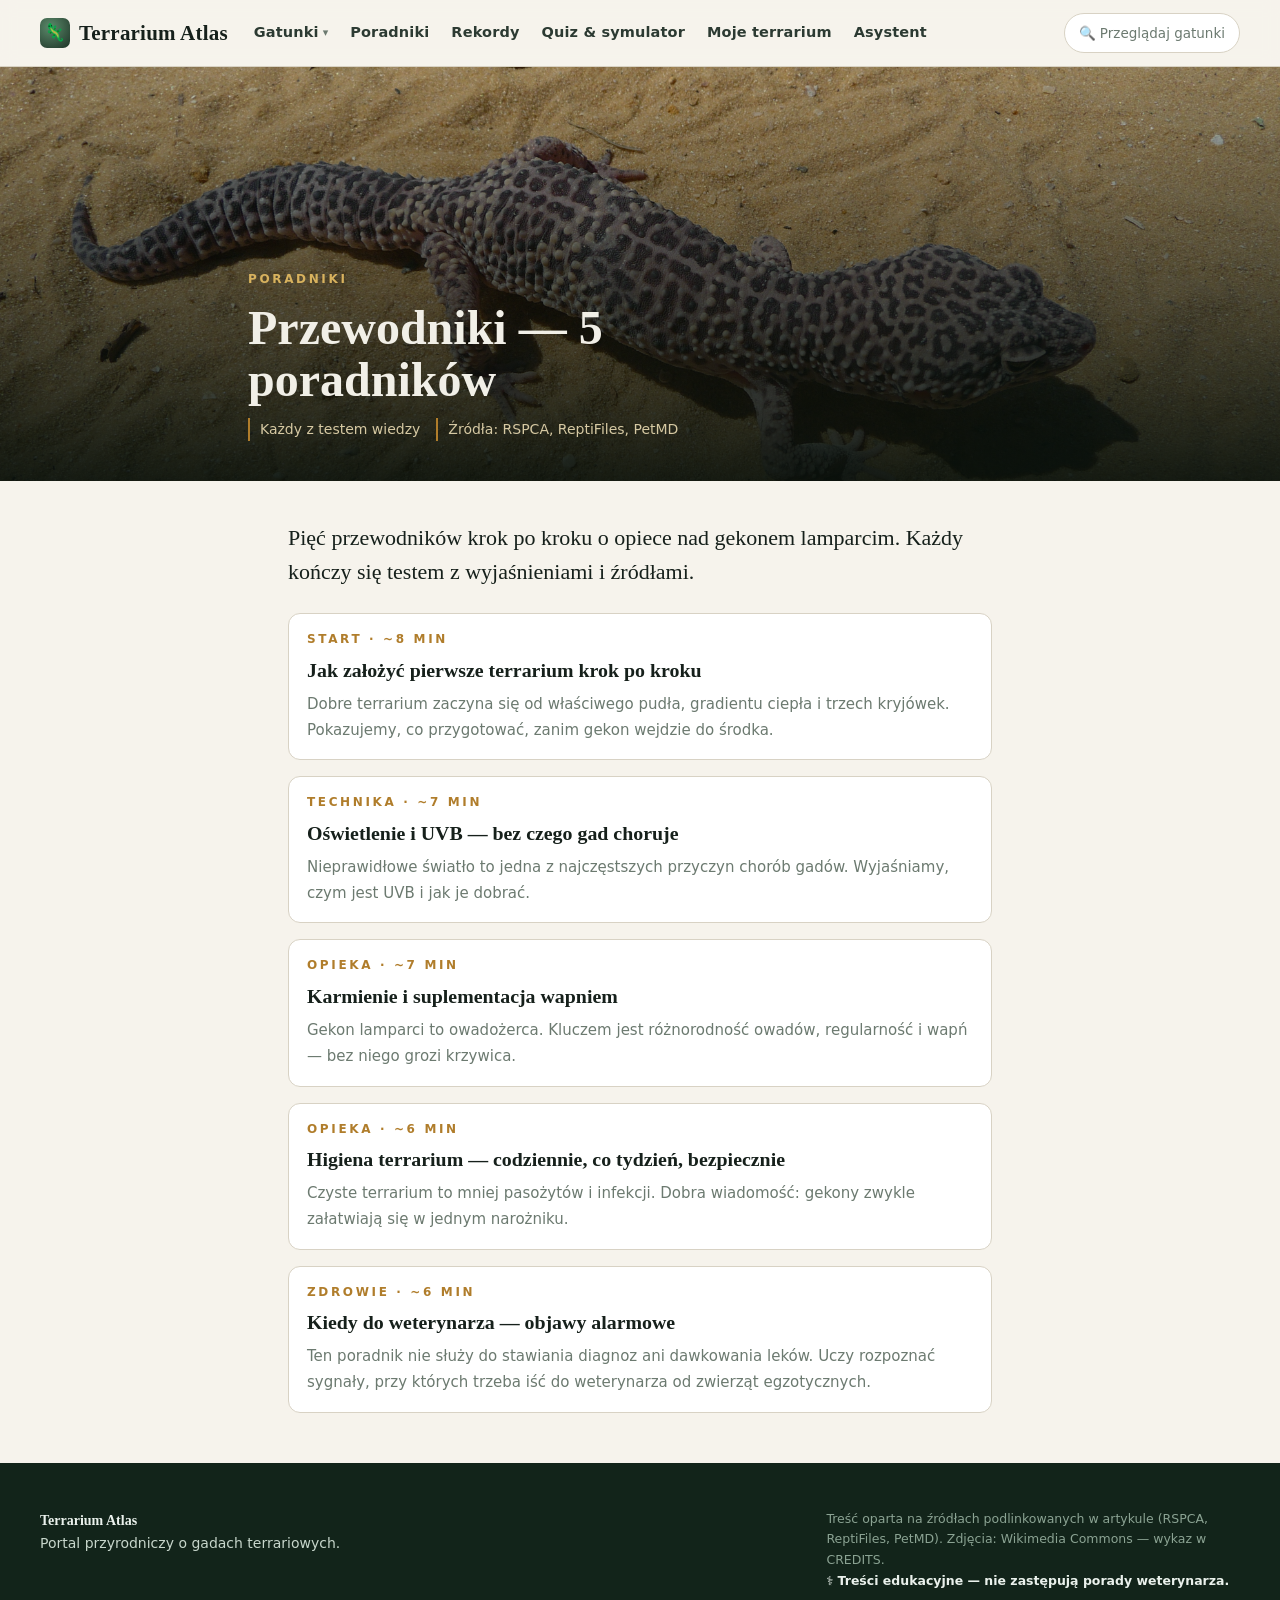
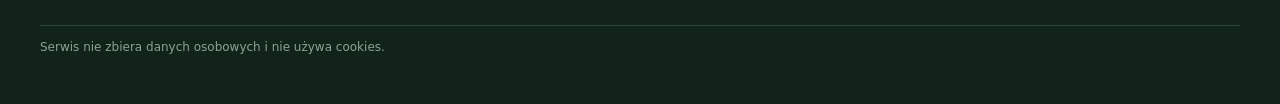
<file: poradnik.html>
<!DOCTYPE html>
<html lang="pl"><head>
<meta charset="UTF-8"><meta name="viewport" content="width=device-width,initial-scale=1">
<meta name="robots" content="noindex, nofollow">
<title data-ctx="Poradnik">Poradnik — Terrarium Atlas</title>
<link rel="stylesheet" href="styl.css">
<style>
  .artbg{position:relative;min-height:46vh;display:flex;align-items:flex-end;color:#f1efe7;overflow:hidden}
  .artbg .bg{position:absolute;inset:0;background-size:cover;background-position:center 35%}
  .artbg .inner{position:relative;max-width:840px;margin:0 auto;padding:0 28px 40px;width:100%}
  .artbg h1{font-family:var(--serif);font-size:clamp(28px,5vw,48px);line-height:1.08;margin:12px 0 12px;max-width:22ch}
  .artbg .by{font-size:14px;color:#d6c9a3;display:flex;gap:16px;flex-wrap:wrap}
  .artbg .by span{border-left:2px solid var(--amber);padding-left:10px}
  .article{max-width:760px;margin:0 auto;padding:40px 28px 10px}
  .article .lede{font-family:var(--serif);font-size:22px;line-height:1.55;color:var(--ink);margin:0 0 24px}
  .article h2{font-family:var(--serif);font-size:26px;margin:34px 0 10px}
  .article p{font-size:17.5px;line-height:1.75;color:var(--ink2);margin:0 0 14px}
  .article ul{font-size:17.5px;line-height:1.7;color:var(--ink2)}
  .toc{background:var(--paper2);border-radius:12px;padding:16px 20px;margin:0 0 24px}
  .toc .kicker{margin-bottom:8px;display:block} .toc a{display:block;padding:4px 0;font-weight:600;color:var(--ink2);font-size:15px}
  .quizcta{background:#fff;border:1px solid var(--line);border-radius:14px;padding:18px 22px;margin:26px 0}
  .quizcta .kicker{display:block;margin-bottom:6px} .quizcta a{font-weight:600}
  .refs{border-top:2px solid var(--line);margin-top:30px;padding-top:16px}
  .refs ul{font-size:14px;color:var(--ink2);line-height:1.7;padding-left:18px}
  /* test po poradniku */
  .test{background:var(--paper2);border-radius:14px;padding:22px;margin:30px 0}
  .test h3{font-family:var(--serif);font-size:22px;margin:0 0 4px}
  .tq{margin:16px 0 0;padding-top:16px;border-top:1px solid var(--line)}
  .tq .q{font-weight:700;margin-bottom:10px}
  .topt{border:1px solid var(--line);border-radius:10px;padding:11px 14px;margin-bottom:8px;cursor:pointer;background:#fff;font-size:15.5px}
  .topt:hover{border-color:var(--moss)}
  .topt.good{background:#e4efe5;border-color:#2f5d45;font-weight:700}
  .topt.bad{background:#f1dcd4;border-color:#9b4a2f}
  .texpl{background:#fff;border:1px solid var(--line);border-radius:10px;padding:12px 14px;font-size:14px;color:var(--ink2);margin-top:4px}
  .texpl a{border-bottom:1px solid var(--line)}
  .tscore{font-weight:700;margin-top:16px;font-family:var(--serif);font-size:18px}
</style>
</head><body>

<header class="nav"><div class="wrap">
  <a class="brand" href="index.html" style="color:inherit"><span class="mk">🦎</span> <span data-app>Terrarium Atlas</span></a>
  <nav class="menu"><a class="lnk" href="index.html#katalog">Gatunki</a><a class="lnk" href="poradnik.html">Poradniki</a>
    <a class="lnk" href="rekordy.html">Rekordy</a><a class="lnk" href="quiz.html">Quiz &amp; symulator</a><a class="lnk" href="moje-terrarium.html">Moje terrarium</a><a class="lnk" href="asystent.html">Asystent</a></nav>
  <span class="sp"></span><a class="search" href="index.html#katalog" style="color:var(--muted)">🔍 Przeglądaj gatunki</a>
</div></header>

<section class="artbg">
  <div class="bg" id="artbg"></div>
  <div class="inner">
    <div class="kicker light" id="p_kicker">Poradnik</div>
    <h1 class="serif" id="p_tytul">Poradnik</h1>
    <div class="by" id="p_by"></div>
  </div>
</section>

<article class="article" id="p_article"></article>

<footer class="foot" style="margin-top:40px"><div class="wrap">
  <div><b data-app>Terrarium Atlas</b><br>Portal przyrodniczy o gadach terrariowych.</div>
  <div class="credits">Treść oparta na źródłach podlinkowanych w artykule (RSPCA, ReptiFiles, PetMD). Zdjęcia: Wikimedia Commons — wykaz w CREDITS.<br>
    <b style="color:#eaf1ec;font-family:var(--sans)">⚕️ Treści edukacyjne — nie zastępują porady weterynarza.</b></div>
</div></footer>

<script src="dane.js"></script>
<script src="poradniki.js"></script>
<script>
(function () {
  function refRepl(html){ return html.replace(/\{([a-z,]+)\}/g, function(_,k){ return zrodlaSup(k.split(",")); }); }

  function renderLista(){
    document.title = "Poradniki — " + CONFIG.APP_NAME;
    document.getElementById("artbg").style.background = "linear-gradient(180deg,rgba(10,20,14,.2),rgba(8,16,11,.92)), url('_media/gekon_portret.jpg') center 30%/cover no-repeat";
    document.getElementById("p_kicker").textContent = "Poradniki";
    document.getElementById("p_tytul").textContent = "Przewodniki — 5 poradników";
    document.getElementById("p_by").innerHTML = "<span>Każdy z testem wiedzy</span><span>Źródła: RSPCA, ReptiFiles, PetMD</span>";
    document.getElementById("p_article").innerHTML =
      '<p class="lede">Pięć przewodników krok po kroku o opiece nad gekonem lamparcim. Każdy kończy się testem z wyjaśnieniami i źródłami.</p>' +
      '<div style="display:grid;gap:16px">' +
      PORADNIKI.map(function(x){ return '<a href="poradnik.html?id='+x.id+'" style="display:block;background:#fff;border:1px solid var(--line);border-radius:12px;padding:16px 18px;color:inherit;text-decoration:none"><div class="kicker">'+x.kicker+'</div><h3 class="serif" style="margin:4px 0 4px">'+x.tytul+'</h3><p style="margin:0;color:var(--muted);font-size:15px">'+x.lede+'</p></a>'; }).join("") +
      "</div>";
  }

  var id = new URLSearchParams(location.search).get("id");
  if (!id) { renderLista(); return; }
  var p = PORADNIKI.find(function(x){return x.id===id;}) || PORADNIKI[0];

  document.title = p.tytul + " — " + CONFIG.APP_NAME;
  document.getElementById("artbg").style.background =
    "linear-gradient(180deg,rgba(10,20,14,.2),rgba(8,16,11,.92)), url('" + p.foto + "') center 35%/cover no-repeat";
  document.getElementById("p_kicker").textContent = "Poradnik · " + p.kicker;
  document.getElementById("p_tytul").textContent = p.tytul;
  document.getElementById("p_by").innerHTML =
    "<span>" + CONFIG.APP_NAME + "</span><span>Zweryfikowane źródła</span><span>Foto: " + p.fotoCredit + "</span>";

  var toc = '<div class="toc"><span class="kicker">W tym poradniku</span>' +
    p.sekcje.map(function(s,i){ return '<a href="#s'+i+'">'+s.h+'</a>'; }).join("") + "</div>";
  var body = p.sekcje.map(function(s,i){ return '<h2 class="serif" id="s'+i+'">'+s.h+'</h2>' + refRepl(s.t); }).join("");
  var inne = PORADNIKI.filter(function(x){return x.id!==p.id;})
    .map(function(x){ return '<a href="poradnik.html?id='+x.id+'">'+x.tytul+'</a>'; }).join(" · ");

  var test = '<div class="test" id="test"><div class="kicker">Sprawdź się</div>' +
    '<h3 class="serif">Test po poradniku — ' + p.test.length + ' pytań</h3>' +
    '<p class="src" style="margin:2px 0 6px">Każda odpowiedź z wyjaśnieniem i źródłem. Wynik zapisywany tylko lokalnie, na tym urządzeniu.</p>' +
    p.test.map(function(t,qi){
      return '<div class="tq" data-qi="'+qi+'"><div class="q">'+(qi+1)+'. '+t.q+'</div>' +
        t.opcje.map(function(o,oi){ return '<div class="topt" data-oi="'+oi+'">'+o+'</div>'; }).join("") +
        '<div class="texpl" hidden>'+t.wyj+' '+zrodlaSup(t.src)+'</div></div>';
    }).join("") +
    '<div class="tscore" id="tscore">Wynik: 0/'+p.test.length+'</div></div>';

  var keys = [];
  p.sekcje.forEach(function(s){ s.t.replace(/\{([a-z,]+)\}/g, function(_,k){ keys = keys.concat(k.split(",")); return ""; }); });
  p.test.forEach(function(t){ keys = keys.concat(t.src); });
  var refs = '<div class="refs"><div class="kicker">Źródła</div><ul>' + zrodlaLista(keys) + "</ul></div>";

  document.getElementById("p_article").innerHTML =
    '<p class="lede">'+p.lede+'</p>' + toc + body +
    '<div class="quizcta"><span class="kicker">Inne poradniki</span>' + inne + "</div>" +
    test + refs;

  var correct = 0;
  document.querySelectorAll("#test .tq").forEach(function(tq){
    var qi = +tq.getAttribute("data-qi"); var opts = tq.querySelectorAll(".topt"); var expl = tq.querySelector(".texpl");
    opts.forEach(function(o){ o.addEventListener("click", function(){
      if (tq.dataset.done) return; tq.dataset.done = "1";
      var oi = +o.getAttribute("data-oi"); var ok = oi === p.test[qi].ok;
      opts.forEach(function(x,xi){ if (xi === p.test[qi].ok) x.classList.add("good"); });
      if (!ok) o.classList.add("bad");
      expl.hidden = false;
      if (ok) correct++;
      document.getElementById("tscore").textContent = "Wynik: " + correct + "/" + p.test.length;
      try { localStorage.setItem("ta_test_" + p.id, correct + "/" + p.test.length); } catch(e) {}
    }); });
  });
})();
</script>
</body></html>
</file>
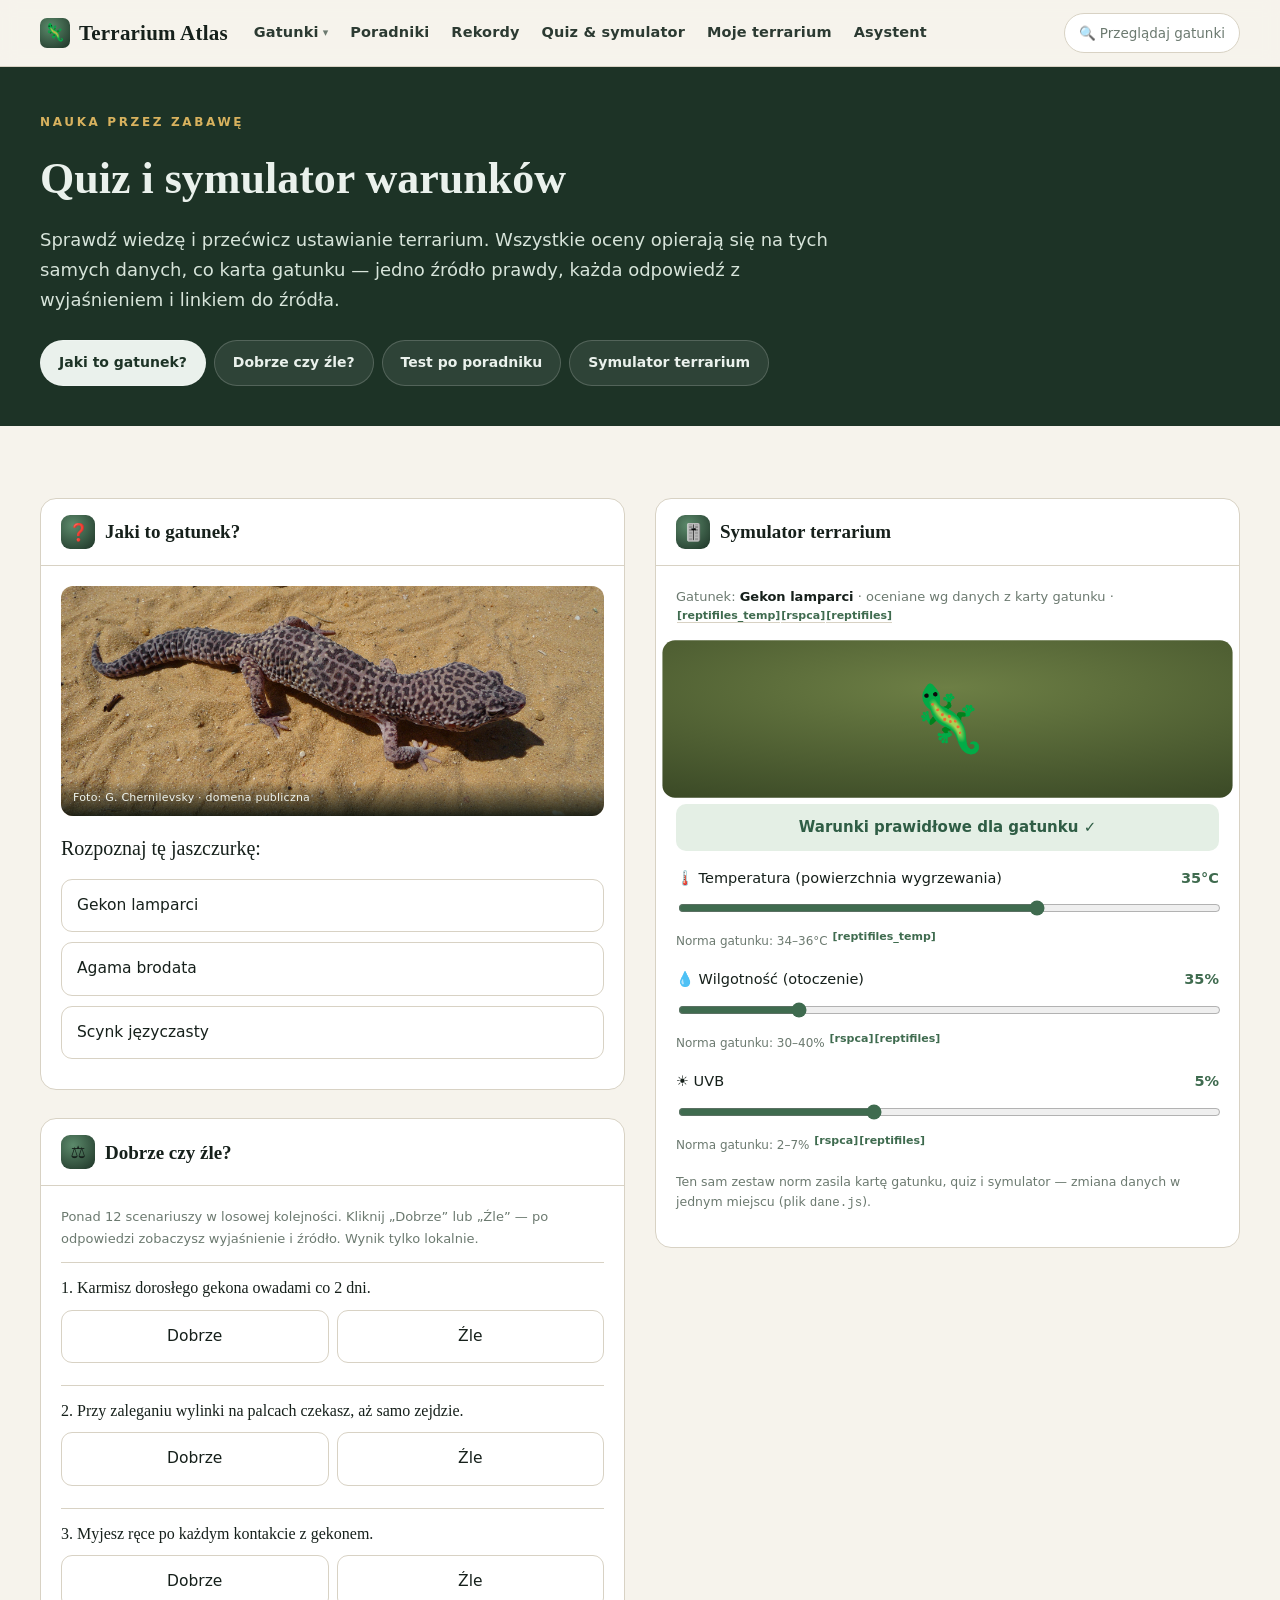
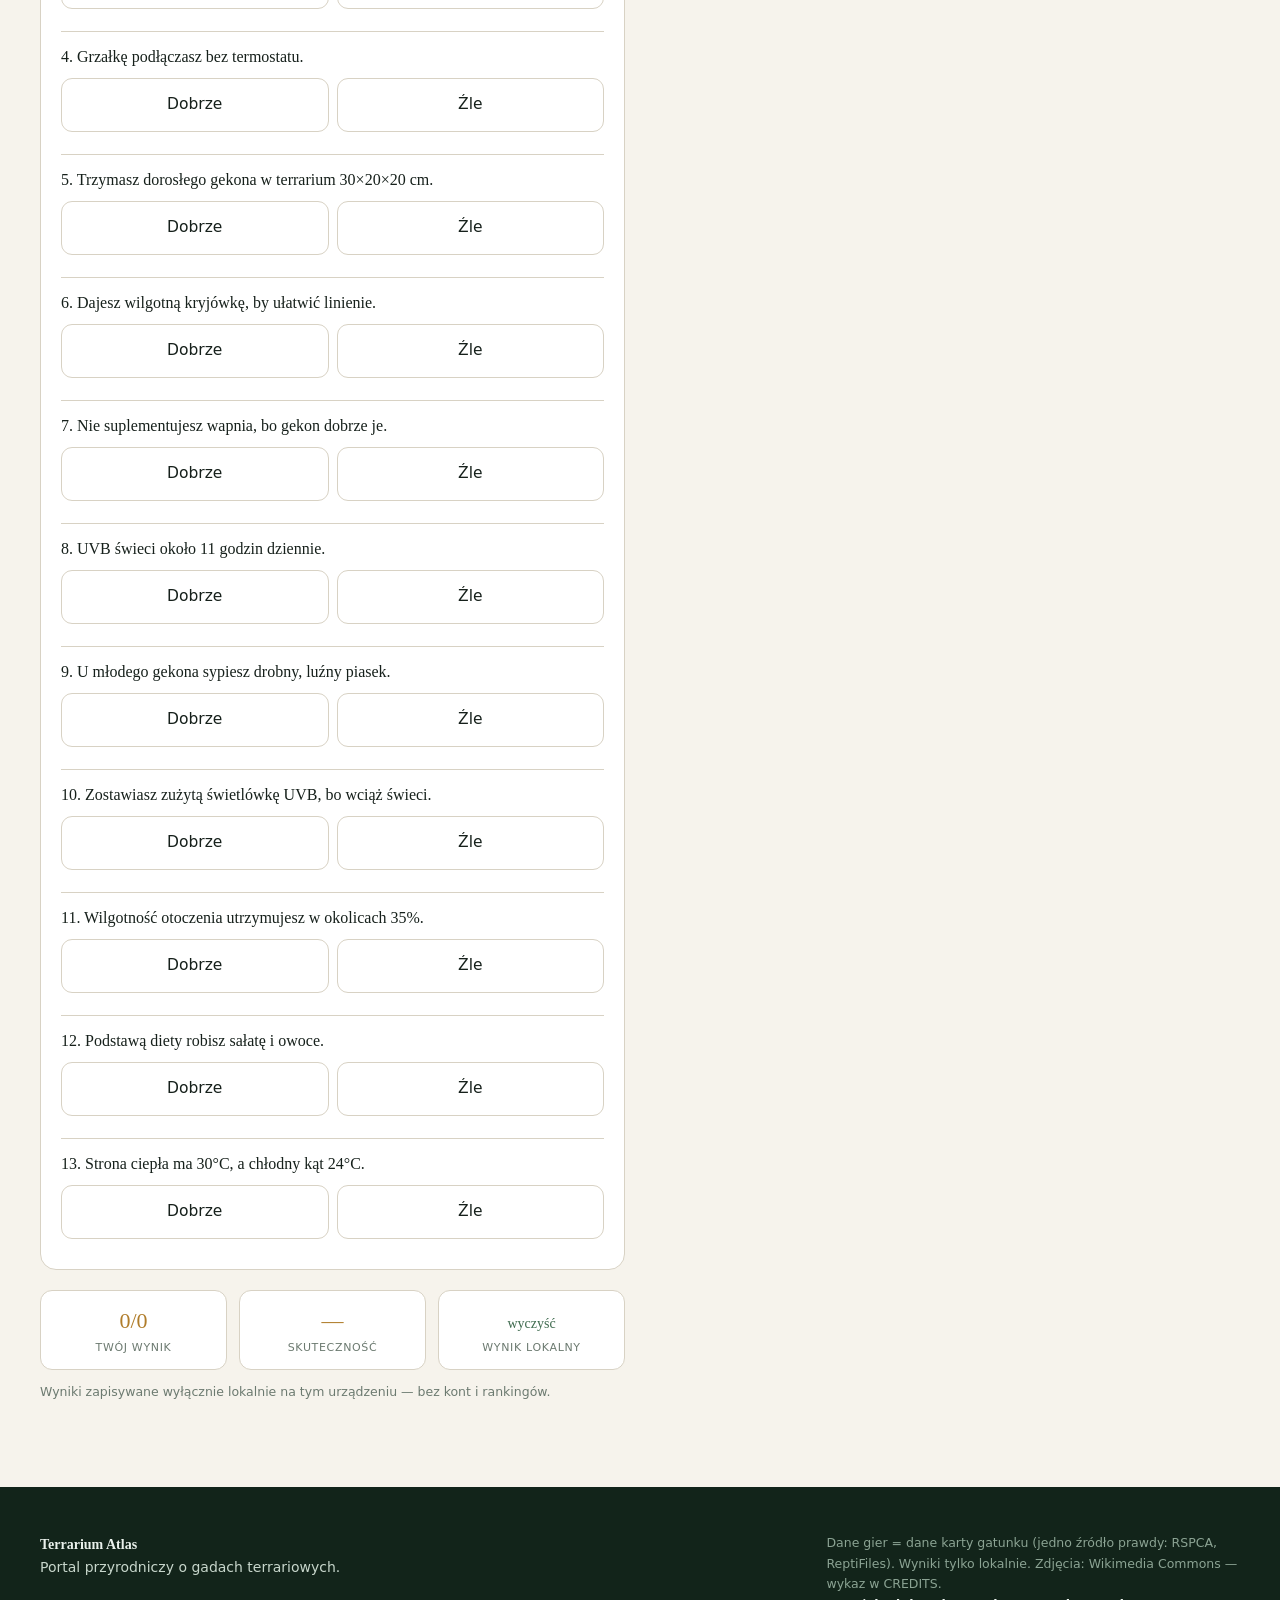
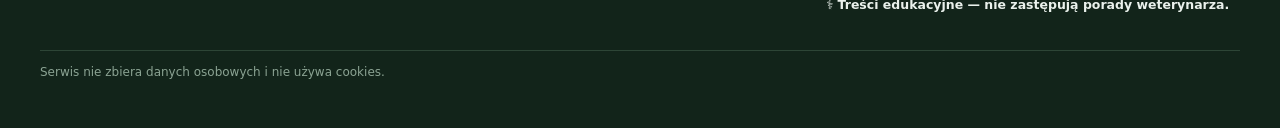
<file: quiz.html>
<!DOCTYPE html>
<html lang="pl"><head>
<meta charset="UTF-8"><meta name="viewport" content="width=device-width,initial-scale=1">
<meta name="robots" content="noindex, nofollow">
<title data-ctx="Quiz i symulator">Quiz i symulator — Terrarium Atlas</title>
<link rel="stylesheet" href="styl.css">
<style>
  .subhero{background:var(--forest);color:#eaf1ec;padding:46px 0 40px}
  .subhero h1{font-family:var(--serif);font-size:clamp(28px,4.5vw,44px);margin:10px 0 10px}
  .subhero p{color:#d7e4da;max-width:72ch;font-size:18px;margin:0}
  .tabs{display:flex;gap:8px;margin:26px 0 0;flex-wrap:wrap}
  .tab{background:rgba(255,255,255,.08);border:1px solid rgba(255,255,255,.18);color:#eaf1ec;
    padding:10px 18px;border-radius:999px;font-size:14px;font-weight:600;cursor:pointer}
  .tab.on{background:#eaf1ec;color:var(--forest)}
  .grid2{display:grid;grid-template-columns:1fr 1fr;gap:30px;align-items:start}
  @media(max-width:860px){ .grid2{grid-template-columns:1fr} }
  .panel{background:#fff;border:1px solid var(--line);border-radius:16px;overflow:hidden}
  .panel .ph{padding:16px 20px;border-bottom:1px solid var(--line);display:flex;align-items:center;gap:10px}
  .panel .ph .ic{width:34px;height:34px;border-radius:9px;background:radial-gradient(circle at 35% 30%,var(--moss-l),var(--forest));
    display:flex;align-items:center;justify-content:center;font-size:17px}
  .panel .ph h3{font-family:var(--serif);font-size:19px;margin:0}
  .panel .pc{padding:20px}
  .qimg{height:230px;border-radius:12px;overflow:hidden;position:relative;margin-bottom:16px}
  .qimg img{width:100%;height:100%;object-fit:cover}
  .qq{font-family:var(--serif);font-size:20px;margin:0 0 14px}
  .ans{border:1px solid var(--line);border-radius:11px;padding:13px 15px;margin-bottom:10px;font-size:15.5px;cursor:pointer;transition:.2s;background:#fff}
  .ans:hover{border-color:var(--moss)}
  .ans.good{background:#e4efe5;border-color:#2f5d45;color:#234;font-weight:700}
  .ans.bad{background:#f1dcd4;border-color:#9b4a2f}
  .explain{background:var(--paper2);border-radius:11px;padding:14px 16px;font-size:14px;color:var(--ink2);margin-top:4px}
  .explain b{color:var(--ink)} .explain a{border-bottom:1px solid var(--line)}
  .creature{height:150px;border-radius:12px;display:flex;align-items:center;justify-content:center;font-size:62px;
    background:radial-gradient(120% 100% at 50% 30%,#6d7f45,#2f3d1f);margin-bottom:10px;transition:.4s}
  .verdict{text-align:center;font-weight:700;font-size:15px;padding:11px;border-radius:10px;margin-bottom:16px}
  .v-ok{background:#e4efe5;color:#2f5d45} .v-warn{background:#f3ead3;color:#8a641f} .v-bad{background:#f1dcd4;color:#9b4a2f}
  .slider{margin-bottom:16px}
  .slider .lab{display:flex;justify-content:space-between;font-size:14.5px;margin-bottom:6px}
  .slider .lab b{color:var(--moss)}
  input[type=range]{width:100%;accent-color:var(--moss)}
  .norm{font-size:12px;color:var(--muted);margin-top:4px}
  .srcline{font-size:12.5px;color:var(--muted);margin-top:4px}
  .stats{display:flex;gap:12px;margin-top:20px}
  .stat{flex:1;background:#fff;border:1px solid var(--line);border-radius:12px;padding:12px;text-align:center}
  .stat .n{font-family:var(--serif);font-size:22px;color:var(--amber)} .stat .l{font-size:11px;color:var(--muted);text-transform:uppercase;letter-spacing:.06em}
</style>
</head><body>

<header class="nav"><div class="wrap">
  <a class="brand" href="index.html" style="color:inherit"><span class="mk">🦎</span> <span data-app>Terrarium Atlas</span></a>
  <nav class="menu"><a class="lnk" href="index.html#katalog">Gatunki</a><a class="lnk" href="poradnik.html">Poradniki</a>
    <a class="lnk" href="rekordy.html">Rekordy</a><a class="lnk" href="quiz.html">Quiz &amp; symulator</a><a class="lnk" href="moje-terrarium.html">Moje terrarium</a><a class="lnk" href="asystent.html">Asystent</a></nav>
  <span class="sp"></span><a class="search" href="index.html#katalog" style="color:var(--muted)">🔍 Przeglądaj gatunki</a>
</div></header>

<section class="subhero"><div class="wrap">
  <div class="kicker light">Nauka przez zabawę</div>
  <h1 class="serif">Quiz i symulator warunków</h1>
  <p>Sprawdź wiedzę i przećwicz ustawianie terrarium. Wszystkie oceny opierają się na tych samych danych,
    co karta gatunku — jedno źródło prawdy, każda odpowiedź z wyjaśnieniem i linkiem do źródła.</p>
  <div class="tabs"><span class="tab on">Jaki to gatunek?</span><span class="tab">Dobrze czy źle?</span>
    <span class="tab">Test po poradniku</span><span class="tab">Symulator terrarium</span></div>
</div></section>

<section class="section"><div class="wrap"><div class="grid2">

  <!-- lewa kolumna: quizy -->
  <div>
    <div class="panel" style="margin-bottom:28px">
      <div class="ph"><span class="ic">❓</span><h3 class="serif">Jaki to gatunek?</h3></div>
      <div class="pc">
        <div class="qimg"><img src="_media/gekon_portret.jpg" alt="Rozpoznaj gatunek"><span class="caption-ov">Foto: G. Chernilevsky · domena publiczna</span></div>
        <p class="qq">Rozpoznaj tę jaszczurkę:</p>
        <div class="ans" data-ok="1">Gekon lamparci</div>
        <div class="ans" data-ok="0">Agama brodata</div>
        <div class="ans" data-ok="0">Scynk języczasty</div>
        <div class="explain" hidden><b>Poprawna odpowiedź: Gekon lamparci.</b> <i>Eublepharis macularius</i> — ma ruchome powieki i brak przylg na palcach.
          <a href="gatunek.html">Zobacz kartę →</a> · Źródło:
          <a href="https://en.wikipedia.org/wiki/Common_leopard_gecko" target="_blank" rel="noopener">Wikipedia</a></div>
      </div>
    </div>

    <div class="panel">
      <div class="ph"><span class="ic">⚖️</span><h3 class="serif">Dobrze czy źle?</h3></div>
      <div class="pc">
        <p class="src" style="margin-top:0">Ponad 12 scenariuszy w losowej kolejności. Kliknij „Dobrze” lub „Źle” — po odpowiedzi zobaczysz wyjaśnienie i źródło. Wynik tylko lokalnie.</p>
        <div id="dobrze"></div>
      </div>
    </div>

    <div class="stats">
      <div class="stat"><div class="n" id="qscore">0/0</div><div class="l">Twój wynik</div></div>
      <div class="stat"><div class="n" id="qpct">—</div><div class="l">skuteczność</div></div>
      <div class="stat"><div class="n"><a href="#" id="qreset" style="font-size:14px;color:var(--moss)">wyczyść</a></div><div class="l">wynik lokalny</div></div>
    </div>
    <p class="srcline" style="margin-top:12px">Wyniki zapisywane wyłącznie lokalnie na tym urządzeniu — bez kont i rankingów.</p>
  </div>

  <!-- prawa kolumna: symulator -->
  <div id="symulator">
    <div class="panel">
      <div class="ph"><span class="ic">🎚️</span><h3 class="serif">Symulator terrarium</h3></div>
      <div class="pc">
        <p class="src" style="margin-top:0">Gatunek: <b style="color:var(--ink)" id="simGat">Gekon lamparci</b> ·
          oceniane wg danych z karty gatunku <span id="simLink"></span></p>
        <div class="creature" id="crt">🦎</div>
        <div class="verdict v-ok" id="verdict">Warunki prawidłowe dla gatunku ✓</div>
        <div id="sliders"></div>
        <p class="srcline">Ten sam zestaw norm zasila kartę gatunku, quiz i symulator — zmiana danych w jednym miejscu (plik <code>dane.js</code>).</p>
      </div>
    </div>
  </div>

</div></div></section>

<footer class="foot"><div class="wrap">
  <div><b data-app>Terrarium Atlas</b><br>Portal przyrodniczy o gadach terrariowych.</div>
  <div class="credits">Dane gier = dane karty gatunku (jedno źródło prawdy: RSPCA, ReptiFiles). Wyniki tylko lokalnie. Zdjęcia: Wikimedia Commons — wykaz w CREDITS.<br>
    <b style="color:#eaf1ec;font-family:var(--sans)">⚕️ Treści edukacyjne — nie zastępują porady weterynarza.</b></div>
</div></footer>


<script src="dane.js"></script>
<script>
  // Symulator — normy wybranego gatunku z dane/gatunki/ (jedno źródło prawdy). Liczba suwaków = liczba norm gatunku.
  const ICON = { temp:'🌡️', wilg:'💧', uvb:'☀️' };
  let S = null, SK = [];   // SK = klucze norm obecne u danego gatunku (np. wąż: temp+wilg, bez UVB)
  function okRange(k){const s=S[k],v=+document.getElementById('r_'+k).value;return v>=s.min&&v<=s.max;}
  function sim(){
    if(!S || !SK.length) return;
    SK.forEach(function(k){document.getElementById('v_'+k).textContent=document.getElementById('r_'+k).value+S[k].jedn;});
    const score=SK.filter(okRange).length, total=SK.length;
    const v=document.getElementById('verdict'), c=document.getElementById('crt');
    v.className='verdict';
    if(score===total){v.classList.add('v-ok');v.textContent='Warunki prawidłowe dla gatunku ✓';c.style.filter='none';c.style.transform='scale(1.05)';}
    else if(score>=Math.ceil(total/2)){v.classList.add('v-warn');v.textContent='Warunki do poprawy — sprawdź normy';c.style.filter='saturate(.6)';c.style.transform='scale(1)';}
    else{v.classList.add('v-bad');v.textContent='Warunki szkodliwe dla gatunku';c.style.filter='grayscale(.6) brightness(.8)';c.style.transform='scale(.93)';}
  }
  document.querySelectorAll('.tab').forEach(x=>x.onclick=()=>{document.querySelectorAll('.tab').forEach(y=>y.classList.remove('on'));x.classList.add('on');});

  // wybrany gatunek z adresu (?id=...) — symulator czyta jego normy; domyślnie gekon lamparci
  var simSlug = (new URLSearchParams(location.search).get('id') || 'gekon-lamparci').trim();
  // lokalny helper przypisów z mapy źródeł DANEGO gatunku (bez globalnego ZRODLA — brak kolizji kluczy między gatunkami)
  function supZ(z, keys){ return (keys||[]).map(function(k){ var e=z&&z[k]; return e?'<a class="refnum" href="'+e.u+'" target="_blank" rel="noopener" title="'+e.t+'">['+k+']</a>':''; }).join(''); }

  loadGatunek(simSlug).then(function(g){
    S = g.sim;
    SK = Object.keys(S);   // tylko normy, które gatunek faktycznie ma
    document.getElementById('simGat').textContent = g.nazwaPL;
    document.getElementById('sliders').innerHTML = SK.map(function(k){
      const s=S[k], ic=ICON[k]||'•', mid=Math.round((s.min+s.max)/2);
      return `<div class="slider"><div class="lab"><span>${ic} ${s.etyk}</span><b id="v_${k}">${mid}${s.jedn}</b></div>
        <input type="range" min="${s.abs[0]}" max="${s.abs[1]}" value="${mid}" id="r_${k}">
        <div class="norm">Norma gatunku: ${s.min}–${s.max}${s.jedn} ${supZ(g.zrodla, s.src)}</div></div>`;
    }).join("");
    document.querySelectorAll('#sliders input[type=range]').forEach(r=>r.addEventListener('input',sim));
    var simKeys = [...new Set([].concat.apply([], SK.map(function(k){ return S[k].src||[]; })))];
    document.getElementById('simLink').innerHTML = '· ' + supZ(g.zrodla, simKeys);
    sim();
  }).catch(function(){
    document.getElementById('verdict').textContent = 'Nie udało się wczytać norm gatunku.';
  });

  // Quizy „Jaki to gatunek?" / „Dobrze czy źle?" opierają się na gekonie lamparcim (demo wiedzy) — ich źródła z mapy gekona
  loadGatunek('gekon-lamparci').then(function(g){
    setZrodla(g.zrodla);
    renderDobrze();
  });

  // ——— interaktywny quiz — klik ujawnia poprawną odpowiedź + wyjaśnienie/źródło; wynik TYLKO lokalnie ———
  function qGet(){ try{ return JSON.parse(localStorage.getItem('ta_quiz')||'{"ans":0,"ok":0}'); }catch(e){ return {ans:0,ok:0}; } }
  function qSet(s){ try{ localStorage.setItem('ta_quiz', JSON.stringify(s)); }catch(e){} }
  function qRender(){ var s=qGet();
    var sc=document.getElementById('qscore'); if(sc) sc.textContent=s.ok+'/'+s.ans;
    var pc=document.getElementById('qpct'); if(pc) pc.textContent = s.ans? Math.round(100*s.ok/s.ans)+'%' : '—'; }
  document.querySelectorAll('.panel .pc').forEach(function(pc){
    var ans=pc.querySelectorAll('.ans'); if(!ans.length) return;
    var ex=pc.querySelector('.explain'); if(ex) ex.hidden=true;
    ans.forEach(function(a){ a.addEventListener('click', function(){
      if(pc.dataset.done) return; pc.dataset.done='1';
      var ok=a.getAttribute('data-ok')==='1';
      ans.forEach(function(x){ if(x.getAttribute('data-ok')==='1') x.classList.add('good'); });
      if(!ok) a.classList.add('bad');
      if(ex) ex.hidden=false;
      var s=qGet(); s.ans++; if(ok) s.ok++; qSet(s); qRender();
    }); });
  });
  var qr=document.getElementById('qreset'); if(qr) qr.onclick=function(e){ e.preventDefault(); qSet({ans:0,ok:0}); qRender();
    document.querySelectorAll('.panel .pc').forEach(function(pc){ delete pc.dataset.done;
      pc.querySelectorAll('.ans').forEach(function(x){x.classList.remove('good','bad');});
      var ex=pc.querySelector('.explain'); if(ex) ex.hidden=true; });
    renderDobrze(); };
  qRender();

  // ——— „Dobrze czy źle?” — 13 scenariuszy na danych gekona, losowa kolejność ———
  var QUIZ_DZ = [
    {s:"Trzymasz dorosłego gekona w terrarium 30×20×20 cm.", ok:false, w:"Za małe — minimum 60×40×30 cm (RSPCA), zalecane ≥90×45×45 cm (ReptiFiles).", src:["rspca","reptifiles"]},
    {s:"Strona ciepła ma 30°C, a chłodny kąt 24°C.", ok:true, w:"W normie: strefa wygrzewania 28–30°C (RSPCA), chłodny kąt 21–25°C (ReptiFiles).", src:["rspca","reptifiles_temp"]},
    {s:"Nie suplementujesz wapnia, bo gekon dobrze je.", ok:false, w:"Brak wapnia/UVB grozi metaboliczną chorobą kości (MBD).", src:["rspca"]},
    {s:"Dajesz wilgotną kryjówkę, by ułatwić linienie.", ok:true, w:"Dobrze — wilgotna kryjówka ułatwia zrzucanie wylinki.", src:["rspca","reptifiles"]},
    {s:"U młodego gekona sypiesz drobny, luźny piasek.", ok:false, w:"Ryzyko zatkania przewodu pokarmowego — u młodych lepiej mata/papier.", src:["reptifiles"]},
    {s:"Karmisz dorosłego gekona owadami co 2 dni.", ok:true, w:"Prawidłowo: dorosłe co 2 dni, młode codziennie.", src:["rspca","reptifiles"]},
    {s:"Podstawą diety robisz sałatę i owoce.", ok:false, w:"Gekon to owadożerca — tylko owady karmowe.", src:["petmd"]},
    {s:"UVB świeci około 11 godzin dziennie.", ok:true, w:"W normie: ~10–14 h dziennie.", src:["rspca","reptifiles"]},
    {s:"Grzałkę podłączasz bez termostatu.", ok:false, w:"Bez termostatu grozi przegrzanie i poparzenia.", src:["reptifiles"]},
    {s:"Zostawiasz zużytą świetlówkę UVB, bo wciąż świeci.", ok:false, w:"Emisja UVB spada zanim lampa zgaśnie — trzeba ją wymieniać.", src:["petmd"]},
    {s:"Myjesz ręce po każdym kontakcie z gekonem.", ok:true, w:"Dobra praktyka — gady mogą przenosić bakterie (np. Salmonella).", src:["petmd"]},
    {s:"Przy zaleganiu wylinki na palcach czekasz, aż samo zejdzie.", ok:false, w:"Resztki wylinki mogą zacisnąć palce — kontroluj, nawilżaj, w razie potrzeby weterynarz.", src:["rspca","reptifiles"]},
    {s:"Wilgotność otoczenia utrzymujesz w okolicach 35%.", ok:true, w:"W normie: 30–40% (plus wilgotna kryjówka 70–80%).", src:["rspca","reptifiles"]}
  ];
  function shuffle(a){ a=a.slice(); for(var i=a.length-1;i>0;i--){ var j=Math.floor(Math.random()*(i+1)); var t=a[i];a[i]=a[j];a[j]=t; } return a; }
  function renderDobrze(){
    var box=document.getElementById('dobrze'); if(!box) return;
    var qs=shuffle(QUIZ_DZ);
    box.innerHTML = qs.map(function(q,i){
      return '<div class="tq" data-ok="'+(q.ok?1:0)+'" style="border-top:1px solid var(--line);padding-top:12px;margin-top:12px">'+
        '<div class="qq" style="font-size:16px;margin-bottom:8px">'+(i+1)+'. '+q.s+'</div>'+
        '<div style="display:flex;gap:8px"><div class="ans dz" data-pick="1" style="flex:1;text-align:center">Dobrze</div>'+
        '<div class="ans dz" data-pick="0" style="flex:1;text-align:center">Źle</div></div>'+
        '<div class="explain" hidden>'+q.w+' '+zrodlaSup(q.src)+'</div></div>';
    }).join('');
    box.querySelectorAll('.tq').forEach(function(tq){
      var ok=tq.getAttribute('data-ok')==='1';
      var opts=tq.querySelectorAll('.dz'); var ex=tq.querySelector('.explain');
      opts.forEach(function(o){ o.addEventListener('click', function(){
        if(tq.dataset.done) return; tq.dataset.done='1';
        var pickGood = o.getAttribute('data-pick')==='1';
        var correct = (pickGood===ok);
        opts.forEach(function(x){ var xg=x.getAttribute('data-pick')==='1'; if(xg===ok) x.classList.add('good'); });
        if(!correct) o.classList.add('bad');
        ex.hidden=false;
        var s=qGet(); s.ans++; if(correct) s.ok++; qSet(s); qRender();
      }); });
    });
  }
  // renderDobrze() uruchamiane po wczytaniu źródeł gatunku (w .then powyżej) oraz przy „wyczyść”.
</script>
</body></html>
</file>
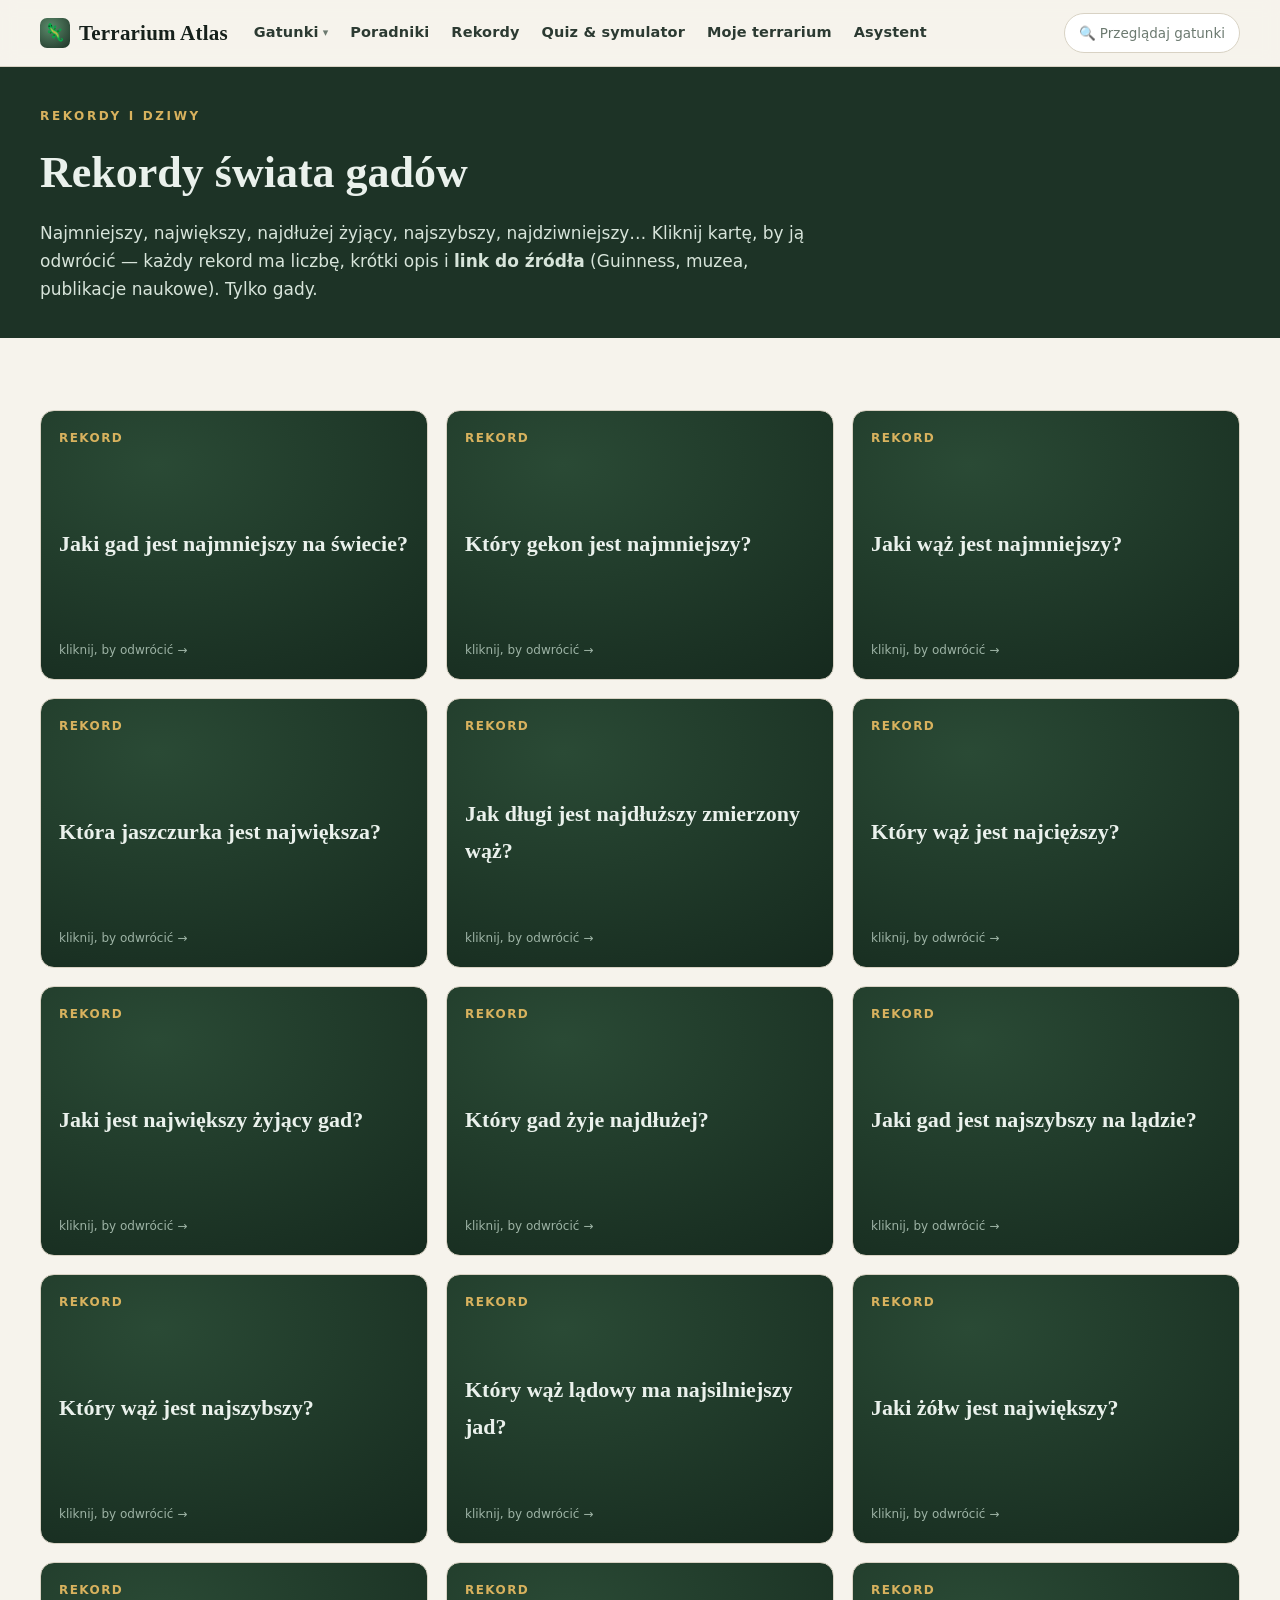
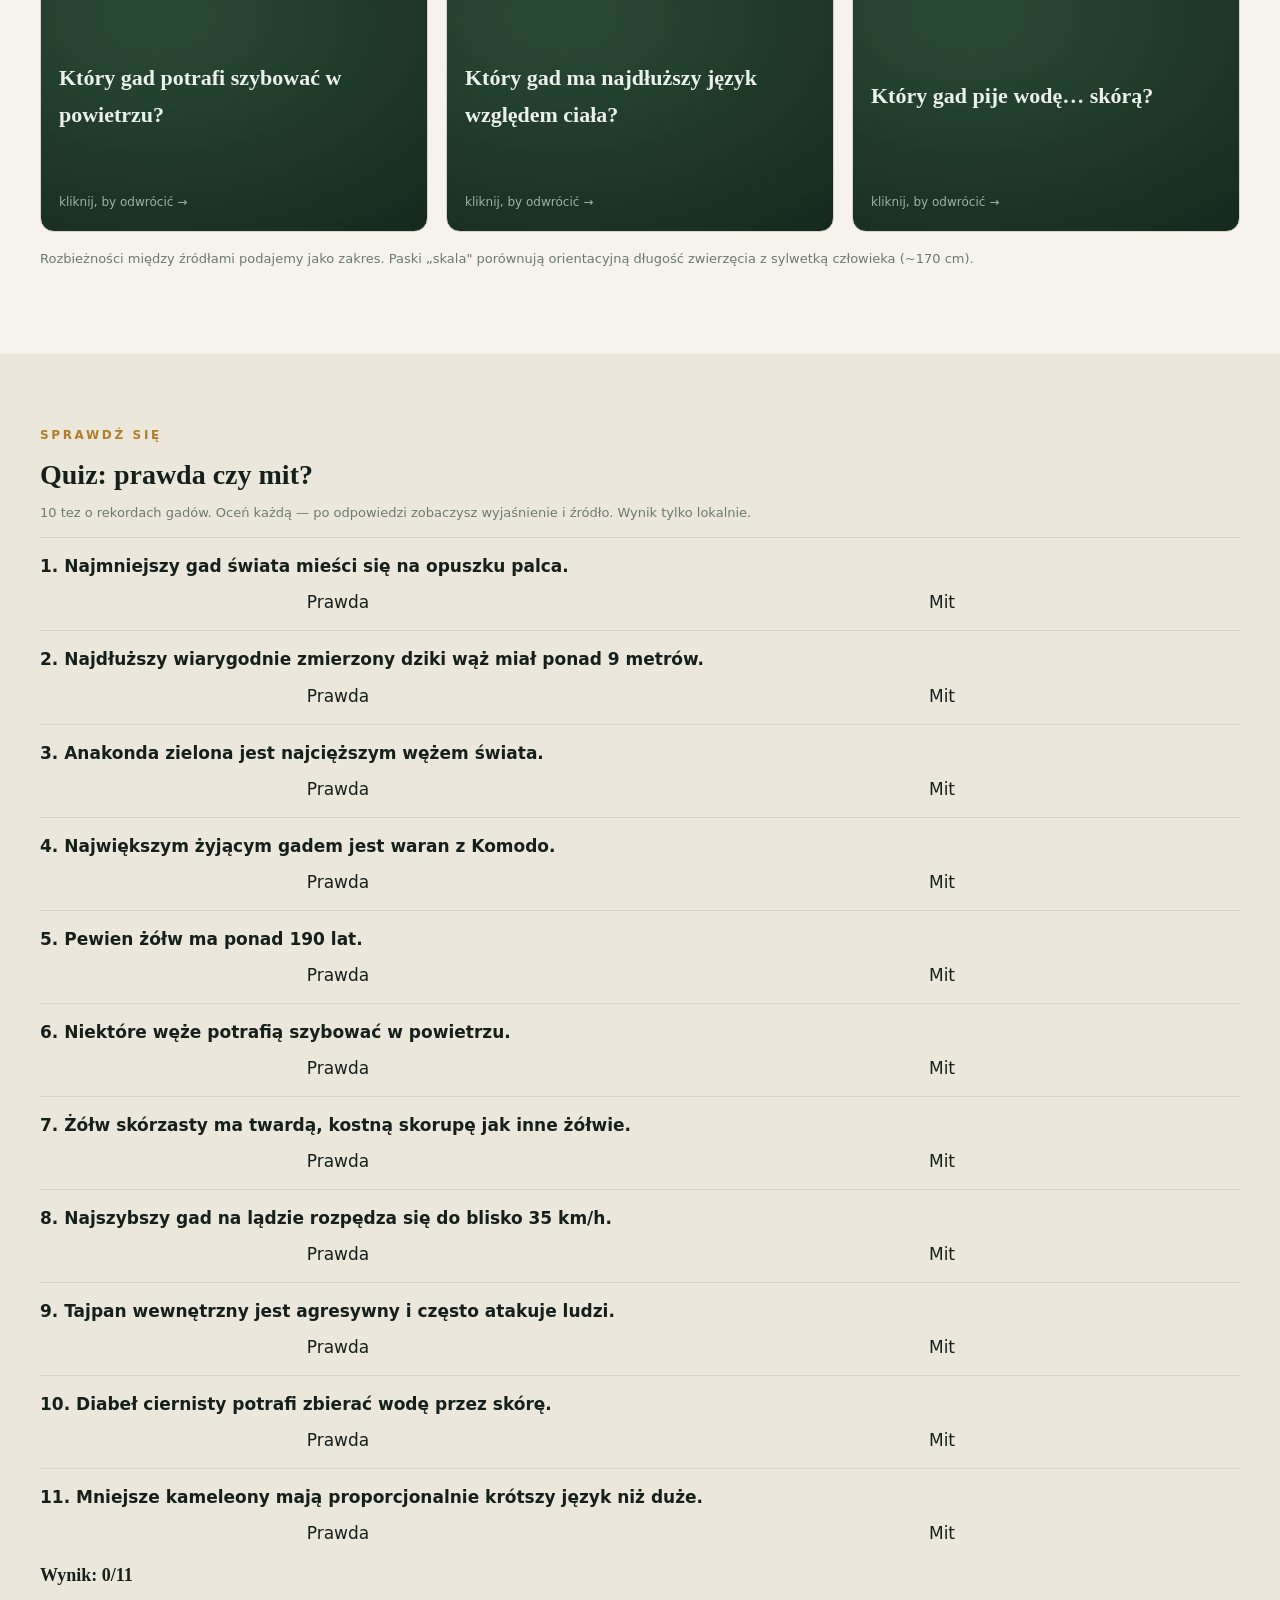
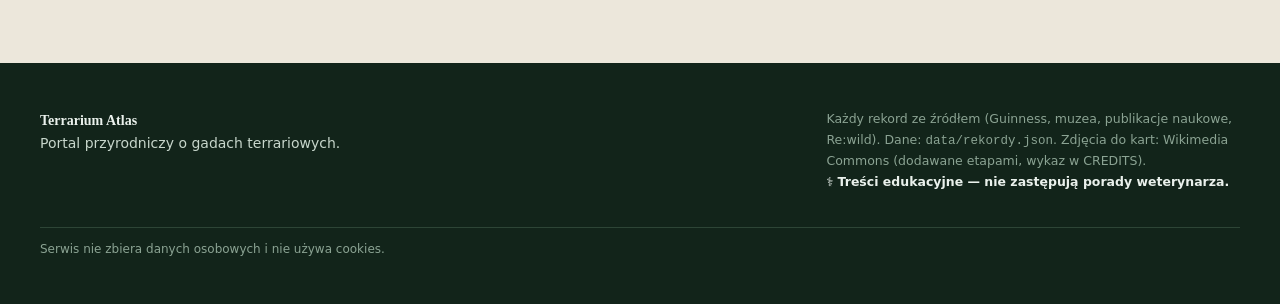
<file: rekordy.html>
<!DOCTYPE html>
<html lang="pl"><head>
<meta charset="UTF-8"><meta name="viewport" content="width=device-width,initial-scale=1">
<meta name="robots" content="noindex, nofollow">
<title data-ctx="Rekordy i dziwy gadów">Rekordy i dziwy gadów — Terrarium Atlas</title>
<link rel="stylesheet" href="styl.css">
<style>
  .subhero{background:var(--forest);color:#eaf1ec;padding:40px 0 34px}
  .subhero h1{font-family:var(--serif);font-size:clamp(28px,4.5vw,44px);margin:10px 0 10px}
  .subhero p{color:#d7e4da;max-width:72ch;font-size:17px;margin:0}
  .rekordy{display:grid;grid-template-columns:repeat(3,1fr);gap:18px}
  @media(max-width:900px){.rekordy{grid-template-columns:repeat(2,1fr)}}
  @media(max-width:600px){.rekordy{grid-template-columns:1fr}}
  .flip{perspective:1200px;min-height:270px;cursor:pointer}
  .flip-in{position:relative;width:100%;min-height:270px;transition:transform .6s;transform-style:preserve-3d}
  .flip.on .flip-in{transform:rotateY(180deg)}
  .face{position:absolute;inset:0;backface-visibility:hidden;-webkit-backface-visibility:hidden;border:1px solid var(--line);border-radius:14px;padding:18px;display:flex;flex-direction:column;background:#fff}
  .front{background:radial-gradient(130% 120% at 30% 20%,#2a4a35,#12241a);color:#eaf1ec;justify-content:space-between}
  .front .kat{font-size:12px;letter-spacing:.12em;text-transform:uppercase;color:#d8b25e;font-weight:700}
  .front h3{font-family:var(--serif);font-size:22px;margin:8px 0}
  .front .hint{font-size:12px;color:#9db3a5}
  .back{transform:rotateY(180deg);overflow:auto}
  .back h3{font-family:var(--serif);margin:0 0 2px;font-size:19px;color:var(--ink)}
  .back .lat{font-style:italic;color:var(--muted);font-size:13px}
  .back .liczba{font-weight:800;color:var(--moss);margin:6px 0;font-size:15px}
  .back .opis{font-size:13px;color:var(--ink2);line-height:1.5}
  .back .src{font-size:11.5px;color:var(--muted);margin-top:6px}
  .back .src a{border-bottom:1px solid var(--line)}
  .skala{margin:8px 0 2px}
  .skala .row{display:flex;align-items:center;gap:8px;margin:2px 0}
  .skala .row span{font-size:11px;color:var(--muted);width:60px;flex:0 0 auto}
  .skala .bar{height:9px;border-radius:5px;background:var(--moss)}
  .skala .barh{height:9px;border-radius:5px;background:var(--line)}
  .mit .ans{text-align:center}
  .mit .tq{border-top:1px solid var(--line);padding-top:14px;margin-top:14px}
</style>
</head><body>

<header class="nav"><div class="wrap">
  <a class="brand" href="index.html" style="color:inherit"><span class="mk">🦎</span> <span data-app>Terrarium Atlas</span></a>
  <nav class="menu"><a class="lnk" href="index.html#katalog">Gatunki</a><a class="lnk" href="poradnik.html">Poradniki</a>
    <a class="lnk" href="rekordy.html">Rekordy</a><a class="lnk" href="quiz.html">Quiz &amp; symulator</a>
    <a class="lnk" href="moje-terrarium.html">Moje terrarium</a><a class="lnk" href="asystent.html">Asystent</a></nav>
  <span class="sp"></span><a class="search" href="index.html#katalog" style="color:var(--muted)">🔍 Przeglądaj gatunki</a>
</div></header>

<section class="subhero"><div class="wrap">
  <div class="kicker light">Rekordy i dziwy</div>
  <h1 class="serif">Rekordy świata gadów</h1>
  <p>Najmniejszy, największy, najdłużej żyjący, najszybszy, najdziwniejszy… Kliknij kartę, by ją odwrócić — każdy rekord ma liczbę, krótki opis i <b>link do źródła</b> (Guinness, muzea, publikacje naukowe). Tylko gady.</p>
</div></section>

<section class="section"><div class="wrap">
  <div class="rekordy" id="karty"></div>
  <p class="src" style="margin-top:16px">Rozbieżności między źródłami podajemy jako zakres. Paski „skala" porównują orientacyjną długość zwierzęcia z sylwetką człowieka (~170 cm).</p>
</div></section>

<section class="section tint"><div class="wrap">
  <div class="kicker">Sprawdź się</div>
  <h2 class="serif" style="font-family:var(--serif);font-size:28px;margin:6px 0 4px">Quiz: prawda czy mit?</h2>
  <p class="src" style="margin:0 0 10px">10 tez o rekordach gadów. Oceń każdą — po odpowiedzi zobaczysz wyjaśnienie i źródło. Wynik tylko lokalnie.</p>
  <div class="mit" id="mit"></div>
  <div style="font-weight:800;font-family:var(--serif);font-size:18px;margin-top:14px" id="mitScore">Wynik: 0/0</div>
</div></section>

<footer class="foot"><div class="wrap">
  <div><b data-app>Terrarium Atlas</b><br>Portal przyrodniczy o gadach terrariowych.</div>
  <div class="credits">Każdy rekord ze źródłem (Guinness, muzea, publikacje naukowe, Re:wild). Dane: <code>data/rekordy.json</code>. Zdjęcia do kart: Wikimedia Commons (dodawane etapami, wykaz w CREDITS).<br>
    <b style="color:#eaf1ec;font-family:var(--sans)">⚕️ Treści edukacyjne — nie zastępują porady weterynarza.</b></div>
</div></footer>

<script src="dane.js"></script>
<script>
(function(){
  fetch("data/rekordy.json?v=1",{cache:"no-cache"}).then(function(r){return r.json();}).then(function(D){
    // karty
    var box = document.getElementById("karty");
    box.innerHTML = D.rekordy.map(function(r){
      var maxv = Math.max(r.dl_cm||0, 170);
      var aw = Math.max(2, Math.round((r.dl_cm||0)/maxv*100));
      var hw = Math.round(170/maxv*100);
      var src = r.zrodla.map(function(z){ return '<a href="'+z.u+'" target="_blank" rel="noopener">'+z.t+'</a>'; }).join("; ");
      var skala = (r.dl_cm? '<div class="skala"><div class="row"><span>zwierzę</span><div class="bar" style="width:'+aw+'%"></div></div>'+
        '<div class="row"><span>człowiek</span><div class="barh" style="width:'+hw+'%"></div></div></div>' : '');
      return '<div class="flip"><div class="flip-in">'+
        '<div class="face front"><div class="kat">Rekord</div><h3>'+r.pytanie+'</h3><div class="hint">kliknij, by odwrócić →</div></div>'+
        '<div class="face back"><h3>'+r.odpowiedz+'</h3><div class="lat">'+r.lacina+'</div>'+
        '<div class="liczba">'+r.liczba+'</div>'+ skala +
        '<div class="opis">'+r.opis+'</div><div class="src">Źródło: '+src+'</div></div>'+
        '</div></div>';
    }).join("");
    box.querySelectorAll(".flip").forEach(function(f){ f.addEventListener("click",function(){ f.classList.toggle("on"); }); });

    // quiz prawda/mit
    var mit = document.getElementById("mit"), correct=0, total=D.quiz_mit.length;
    function upd(){ document.getElementById("mitScore").textContent = "Wynik: "+correct+"/"+total; }
    mit.innerHTML = D.quiz_mit.map(function(q,i){
      return '<div class="tq" data-ok="'+(q.prawda?1:0)+'"><div class="qq" style="font-weight:700;margin-bottom:8px">'+(i+1)+'. '+q.teza+'</div>'+
        '<div style="display:flex;gap:8px"><div class="ans" data-pick="1" style="flex:1">Prawda</div><div class="ans" data-pick="0" style="flex:1">Mit</div></div>'+
        '<div class="explain" hidden>'+q.wyj+' <span class="src" style="color:var(--muted)">Źródło: <a href="'+q.zrodlo.u+'" target="_blank" rel="noopener">'+q.zrodlo.t+'</a></span></div></div>';
    }).join("");
    mit.querySelectorAll(".tq").forEach(function(tq){
      var ok=tq.getAttribute("data-ok")==="1", opts=tq.querySelectorAll(".ans"), ex=tq.querySelector(".explain");
      opts.forEach(function(o){ o.addEventListener("click",function(){
        if(tq.dataset.done) return; tq.dataset.done="1";
        var pickTrue=o.getAttribute("data-pick")==="1", good=(pickTrue===ok);
        opts.forEach(function(x){ if((x.getAttribute("data-pick")==="1")===ok) x.classList.add("good"); });
        if(!good) o.classList.add("bad");
        ex.hidden=false; if(good) correct++; upd();
        try{ localStorage.setItem("ta_mit", correct+"/"+total); }catch(e){}
      }); });
    });
    upd();
  }).catch(function(){ document.getElementById("karty").innerHTML="<p>Nie udało się wczytać rekordów.</p>"; });
})();
</script>
</body></html>
</file>
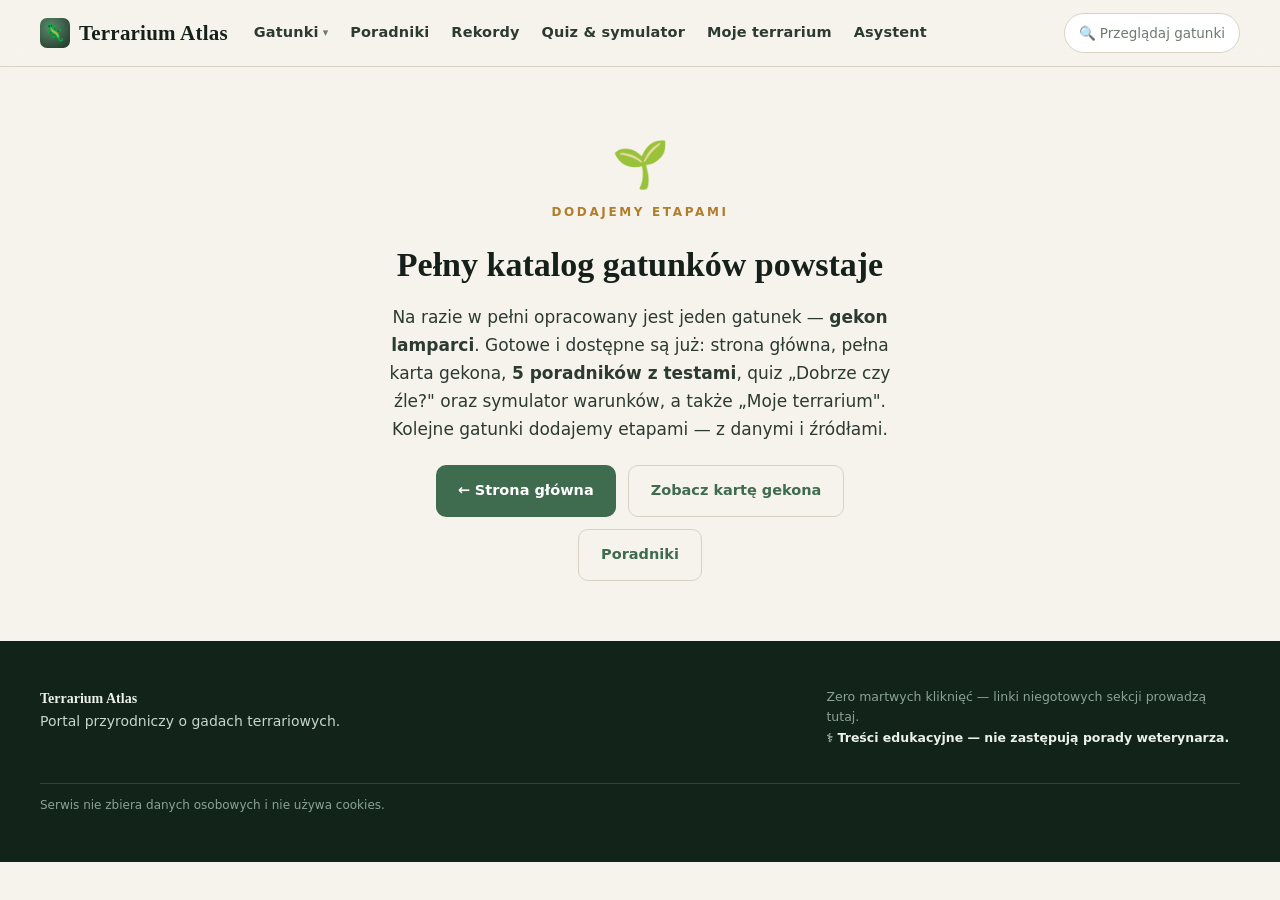
<file: wkrotce.html>
<!DOCTYPE html>
<html lang="pl"><head>
<meta charset="UTF-8"><meta name="viewport" content="width=device-width,initial-scale=1">
<meta name="robots" content="noindex, nofollow">
<title data-ctx="Dodajemy etapami">Dodajemy etapami — Terrarium Atlas</title>
<link rel="stylesheet" href="styl.css">
</head><body>

<header class="nav"><div class="wrap">
  <a class="brand" href="index.html" style="color:inherit"><span class="mk">🦎</span> <span data-app>Terrarium Atlas</span></a>
  <nav class="menu"><a class="lnk" href="index.html#katalog">Gatunki</a><a class="lnk" href="poradnik.html">Poradniki</a>
    <a class="lnk" href="rekordy.html">Rekordy</a><a class="lnk" href="quiz.html">Quiz &amp; symulator</a><a class="lnk" href="moje-terrarium.html">Moje terrarium</a><a class="lnk" href="asystent.html">Asystent</a></nav>
  <span class="sp"></span><a class="search" href="index.html#katalog" style="color:var(--muted)">🔍 Przeglądaj gatunki</a>
</div></header>

<section class="soon"><div class="box">
  <div class="ic">🌱</div>
  <div class="kicker" style="justify-content:center">Dodajemy etapami</div>
  <h1 class="serif">Pełny katalog gatunków powstaje</h1>
  <p>Na razie w pełni opracowany jest jeden gatunek — <b>gekon lamparci</b>. Gotowe i dostępne są już:
    strona główna, pełna karta gekona, <b>5 poradników z testami</b>, quiz „Dobrze czy źle?" oraz symulator warunków,
    a także „Moje terrarium". Kolejne gatunki dodajemy etapami — z danymi i źródłami.</p>
  <div style="display:flex;gap:12px;justify-content:center;flex-wrap:wrap">
    <a class="btn" href="index.html">← Strona główna</a>
    <a class="btn ghost" href="gatunek.html" style="color:var(--moss);border-color:var(--line)">Zobacz kartę gekona</a>
    <a class="btn ghost" href="poradnik.html" style="color:var(--moss);border-color:var(--line)">Poradniki</a>
  </div>
</div></section>

<footer class="foot"><div class="wrap">
  <div><b data-app>Terrarium Atlas</b><br>Portal przyrodniczy o gadach terrariowych.</div>
  <div class="credits">Zero martwych kliknięć — linki niegotowych sekcji prowadzą tutaj.<br>
    <b style="color:#eaf1ec;font-family:var(--sans)">⚕️ Treści edukacyjne — nie zastępują porady weterynarza.</b></div>
</div></footer>

<script src="dane.js"></script>
</body></html>
</file>
<file: styl.css>
/* Terrarium Atlas — styl portalu przyrodniczego */
:root{
  --ink:#16201b;          /* głęboka zieleń-grafit (tekst) */
  --ink2:#2c3a32;
  --paper:#f6f3ec;        /* ciepły papier */
  --paper2:#ece7db;
  --forest:#1d3326;       /* ciemny las (sekcje immersyjne) */
  --forest2:#12241a;
  --moss:#3f6b4f;         /* mech — akcent główny */
  --moss-l:#5c8a6b;
  --amber:#b07d2b;        /* stonowany bursztyn — akcent 2 */
  --line:#d8d2c4;
  --line-d:#2d4536;
  --muted:#6c7a70;
  --muted-d:#9db3a5;
  --maxw:1440px;
  --serif:'Georgia','Iowan Old Style','Times New Roman',serif;
  --sans:'Segoe UI',system-ui,-apple-system,'Helvetica Neue',sans-serif;
}
*{box-sizing:border-box}
html{scroll-behavior:smooth}
body{margin:0;background:var(--paper);color:var(--ink);font-family:var(--sans);
  font-size:17px;line-height:1.65;-webkit-font-smoothing:antialiased}
img{max-width:100%;display:block}
a{color:var(--moss);text-decoration:none}
.wrap{max-width:var(--maxw);margin:0 auto;padding:0 40px}
@media(max-width:600px){ .wrap{padding:0 20px} }
.serif{font-family:var(--serif)}
.kicker{font-size:12px;letter-spacing:.22em;text-transform:uppercase;color:var(--amber);font-weight:700}
.kicker.light{color:#d8b25e}

/* ——— pasek górny ——— */
.nav{position:sticky;top:0;z-index:50;background:rgba(246,243,236,.92);backdrop-filter:blur(8px);
  border-bottom:1px solid var(--line)}
.nav .wrap{display:flex;align-items:center;gap:26px;height:66px}
.brand{font-family:var(--serif);font-weight:700;font-size:21px;letter-spacing:.01em;display:flex;align-items:center;gap:9px}
.brand .mk{width:30px;height:30px;border-radius:7px;background:
  radial-gradient(circle at 35% 30%,var(--moss-l),var(--forest));display:flex;align-items:center;justify-content:center;font-size:17px}
.nav a.lnk{color:var(--ink2);font-size:14.5px;font-weight:600;letter-spacing:.01em}
.nav a.lnk:hover{color:var(--moss)}
.nav .sp{margin-left:auto}
.nav .search{display:flex;align-items:center;gap:8px;border:1px solid var(--line);border-radius:999px;
  padding:8px 14px;color:var(--muted);font-size:13.5px;background:#fff}
.menu{display:flex;gap:22px;align-items:center}

/* dropdown „Gatunki” (desktop) — te same pozycje co w menu mobilnym */
.hasdrop{position:relative;display:flex;align-items:center;gap:4px}
.hasdrop .caret{color:var(--muted);font-size:11px}
.hasdrop .dropdown{position:absolute;top:calc(100% + 6px);left:0;min-width:210px;background:#fff;border:1px solid var(--line);
  border-radius:12px;box-shadow:0 14px 34px rgba(20,40,28,.14);padding:8px;display:none;flex-direction:column;gap:2px;z-index:60}
.hasdrop:hover .dropdown,.hasdrop:focus-within .dropdown{display:flex}
.dropdown .ddlnk{padding:9px 12px;border-radius:8px;font-size:14px;color:var(--ink2)}
.dropdown .ddlnk:hover{background:var(--paper2);color:var(--moss)}

/* hamburger + panel mobilny (pełne menu jako akordeon) */
.navtoggle{display:none;margin-left:auto;width:44px;height:38px;border:1px solid var(--line);border-radius:10px;
  background:#fff;cursor:pointer;flex-direction:column;justify-content:center;align-items:center;gap:4px;padding:0}
.navtoggle span{display:block;width:21px;height:2px;background:var(--ink);border-radius:2px;transition:.2s}
.nav.open .navtoggle span:nth-child(1){transform:translateY(6px) rotate(45deg)}
.nav.open .navtoggle span:nth-child(2){opacity:0}
.nav.open .navtoggle span:nth-child(3){transform:translateY(-6px) rotate(-45deg)}
.navpanel{display:none}

@media(max-width:720px){
  .menu{display:none} .nav .search{display:none}
  .navtoggle{display:flex}
  .navpanel{display:block;position:fixed;top:66px;left:0;right:0;max-height:calc(100vh - 66px);overflow-y:auto;
    background:var(--paper);border-bottom:1px solid var(--line);box-shadow:0 18px 40px rgba(20,40,28,.18);
    transform:translateY(-10px);opacity:0;pointer-events:none;transition:.18s;z-index:55;padding:6px 20px 18px}
  .nav.open .navpanel{transform:none;opacity:1;pointer-events:auto}
  .navpanel .nplnk,.npsearch{display:block;padding:14px 4px;border-bottom:1px solid var(--line);color:var(--ink2);font-weight:600;font-size:16px}
  .npgroup{border-bottom:1px solid var(--line)}
  .npacc{width:100%;display:flex;align-items:center;justify-content:space-between;gap:10px;background:none;border:0;padding:14px 4px;cursor:pointer}
  .npacc a{color:var(--ink2);font-weight:700;font-size:16px}
  .npacc .accx{font-size:22px;line-height:1;color:var(--moss);width:30px;text-align:center;flex:0 0 auto}
  .npsub{display:none;padding:0 0 8px 14px}
  .npgroup.exp .npsub{display:block}
  .npsub a{display:block;padding:11px 4px;color:var(--ink2);font-size:15px;border-bottom:1px dashed var(--line)}
  .npsub a:last-child{border-bottom:0}
  .npsearch{color:var(--moss);font-weight:700;border-bottom:0}
}

/* ——— hero immersyjny ——— */
.hero{position:relative;min-height:88vh;display:flex;align-items:flex-end;color:#f3efe6;overflow:hidden}
.hero .bg{position:absolute;inset:0;background:
  linear-gradient(180deg,rgba(10,20,14,.15) 0%,rgba(10,20,14,.35) 45%,rgba(8,16,11,.92) 100%),
  radial-gradient(120% 90% at 70% 15%,#356b4a 0%,#1b3a28 42%,#0c1d14 100%)}
.hero .bg::after{content:"";position:absolute;inset:0;opacity:.14;mix-blend-mode:overlay;
  background:repeating-linear-gradient(115deg,#fff 0 2px,transparent 2px 7px)}
.hero .play{position:absolute;top:22px;right:28px;display:flex;gap:8px;align-items:center;
  font-size:12px;letter-spacing:.14em;text-transform:uppercase;color:#e7f0e9;opacity:.85}
.hero .play .dot{width:34px;height:34px;border:1.5px solid rgba(255,255,255,.6);border-radius:50%;
  display:flex;align-items:center;justify-content:center}
.hero .inner{position:relative;max-width:var(--maxw);margin:0 auto;padding:0 40px 70px;width:100%}
.hero h1{font-family:var(--serif);font-weight:700;font-size:clamp(34px,6vw,68px);line-height:1.04;
  margin:14px 0 16px;max-width:15ch;letter-spacing:-.01em}
.hero p.lead{font-size:clamp(16px,2.3vw,21px);max-width:60ch;color:#dbe6dd;line-height:1.55}
.hero .meta{margin-top:22px;display:flex;gap:18px;flex-wrap:wrap;font-size:13.5px;color:#c7d6cb}
.hero .meta span{border-left:2px solid var(--amber);padding-left:10px}
.photo-tag{position:absolute;bottom:14px;left:28px;font-size:11px;letter-spacing:.08em;color:#b9c9bd;opacity:.8}

/* ——— sekcje ——— */
.section{padding:72px 0}
.section.tint{background:var(--paper2)}
.section.dark{background:var(--forest);color:#eaf1ec}
.section.dark .muted{color:var(--muted-d)}
.head{display:flex;align-items:flex-end;justify-content:space-between;gap:20px;margin-bottom:34px}
.head h2{font-family:var(--serif);font-size:clamp(26px,3.4vw,38px);margin:8px 0 0;font-weight:700;letter-spacing:-.01em}
.head .more{font-size:14px;font-weight:700;color:var(--moss);white-space:nowrap}
.lead-row{max-width:66ch;color:var(--ink2);font-size:18px}

/* ——— siatka gatunków (karty magazynowe) ——— */
.cards{display:grid;grid-template-columns:repeat(3,1fr);gap:26px}
@media(max-width:860px){ .cards{grid-template-columns:1fr} }
.card{background:#fff;border:1px solid var(--line);border-radius:14px;overflow:hidden;
  transition:transform .4s cubic-bezier(.2,.7,.2,1),box-shadow .4s}
.card:hover{transform:translateY(-4px);box-shadow:0 18px 40px rgba(20,40,28,.12)}
.card .ph{height:210px;position:relative;background:radial-gradient(120% 100% at 60% 25%,#4e8160,#20402d)}
.card .ph.d2{background:radial-gradient(120% 100% at 60% 25%,#6d7f45,#2f3d1f)}
.card .ph.d3{background:radial-gradient(120% 100% at 60% 25%,#3f7c7a,#173534)}
.card .tagph{position:absolute;left:12px;bottom:10px;font-size:10.5px;letter-spacing:.07em;color:#dce7df;opacity:.85}
.card .lvl{position:absolute;top:12px;left:12px;font-size:11px;font-weight:700;letter-spacing:.04em;
  background:rgba(255,255,255,.92);color:var(--ink);padding:5px 10px;border-radius:999px}
.card .cb{padding:18px 18px 22px}
.card h3{font-family:var(--serif);font-size:22px;margin:0 0 3px}
.card .lat{font-style:italic;color:var(--muted);font-size:14px}
.card .ex{margin-top:12px;font-size:14.5px;color:var(--ink2)}
.card .meta2{margin-top:14px;display:flex;gap:14px;flex-wrap:wrap;font-size:12.5px;color:var(--muted);
  border-top:1px solid var(--line);padding-top:12px}
.card .meta2 b{color:var(--ink);font-weight:700}

/* ——— poradniki (lista edytorska) ——— */
.posts{display:grid;grid-template-columns:repeat(2,1fr);gap:30px}
@media(max-width:760px){ .posts{grid-template-columns:1fr} }
.post{display:flex;gap:18px;align-items:flex-start}
.post .pn{width:120px;height:92px;border-radius:10px;flex:0 0 auto;background:radial-gradient(120% 100% at 50% 30%,#4e8160,#20402d)}
.post .pn.b{background:radial-gradient(120% 100% at 50% 30%,#8a6a34,#3a2c16)}
.post .pn.c{background:radial-gradient(120% 100% at 50% 30%,#3f7c7a,#173534)}
.post .pn.d{background:radial-gradient(120% 100% at 50% 30%,#6d7f45,#2f3d1f)}
.post h3{font-family:var(--serif);font-size:19px;margin:2px 0 6px;line-height:1.25}
.post p{margin:0;font-size:14px;color:var(--muted)}

/* ——— stopka ——— */
.foot{background:var(--forest2);color:#c7d6cb;padding:46px 0;font-size:14px}
.foot .wrap{display:flex;justify-content:space-between;gap:24px;flex-wrap:wrap}
.foot b{color:#eaf1ec;font-family:var(--serif)}
.foot .credits{font-size:12.5px;color:#8ba393;max-width:52ch}
.foot .privline{flex-basis:100%;width:100%;border-top:1px solid var(--line-d);margin-top:10px;padding-top:12px;font-size:12px;color:#8ba393}

/* ——— elementy wspólne ——— */
.badge{display:inline-block;font-size:11px;font-weight:700;letter-spacing:.03em;padding:4px 11px;border-radius:999px}
.b-easy{background:#e4efe5;color:#2f5d45} .b-mid{background:#f3ead3;color:#8a641f} .b-hard{background:#f1dcd4;color:#9b4a2f}
.src{font-size:13px;color:var(--muted)}
.src a{border-bottom:1px solid var(--line)}
.btn{display:inline-flex;align-items:center;gap:8px;background:var(--moss);color:#fff;font-weight:700;
  font-size:14.5px;padding:13px 22px;border-radius:10px;border:0;cursor:pointer}
.btn.ghost{background:transparent;color:#eaf1ec;border:1.5px solid rgba(255,255,255,.35)}
.note-mk{background:#fbf8f0;border:1px dashed var(--line);border-radius:10px;padding:10px 14px;
  font-size:12.5px;color:var(--muted);margin:0 auto;max-width:var(--maxw)}

/* ——— realne zdjęcia ——— */
.hero.photo .bg{background:
  linear-gradient(180deg,rgba(10,20,14,.25) 0%,rgba(10,20,14,.4) 45%,rgba(8,16,11,.9) 100%),
  url('_media/gekon_portret.jpg') center 30%/cover no-repeat}
.hero.photo .bg::after{display:none}
.imgph{width:100%;height:100%;object-fit:cover;position:absolute;inset:0}
.card .ph img, .post .pn img, .qimg img, .scene img{position:absolute;inset:0;width:100%;height:100%;object-fit:cover}
.credit{font-size:11px;color:var(--muted);margin-top:6px}
.credit a{border-bottom:1px solid var(--line)}
.caption-ov{position:absolute;left:0;right:0;bottom:0;padding:8px 12px;font-size:11px;color:#eef3ee;
  background:linear-gradient(0deg,rgba(6,14,9,.85),transparent);letter-spacing:.02em}

/* przypisy źródeł (superscript) */
sup .refnum,.refnum{font-size:11px;font-weight:700;color:var(--moss);vertical-align:super;margin-left:1px;border:0}
.refnum:hover{color:var(--amber)}

/* ekran „dodajemy etapami” (fallback niegotowych sekcji) */
.soon{min-height:62vh;display:flex;align-items:center;justify-content:center;text-align:center;padding:60px 20px}
.soon .box{max-width:520px}
.soon .ic{font-size:46px}
.soon h1{font-family:var(--serif);font-size:34px;margin:14px 0 10px}
.soon p{color:var(--ink2);font-size:17px;margin:0 0 22px}

/* fasada wideo YouTube (lite — ładuje iframe po kliknięciu) */
.ytf{position:relative;cursor:pointer;background:#0a1810}
.ytf .play{position:absolute;inset:0;margin:auto;width:64px;height:64px;border-radius:50%;
  background:rgba(176,125,43,.92);display:flex;align-items:center;justify-content:center;color:#fff;font-size:26px}
.ytf iframe{position:absolute;inset:0;width:100%;height:100%;border:0}
</file>
